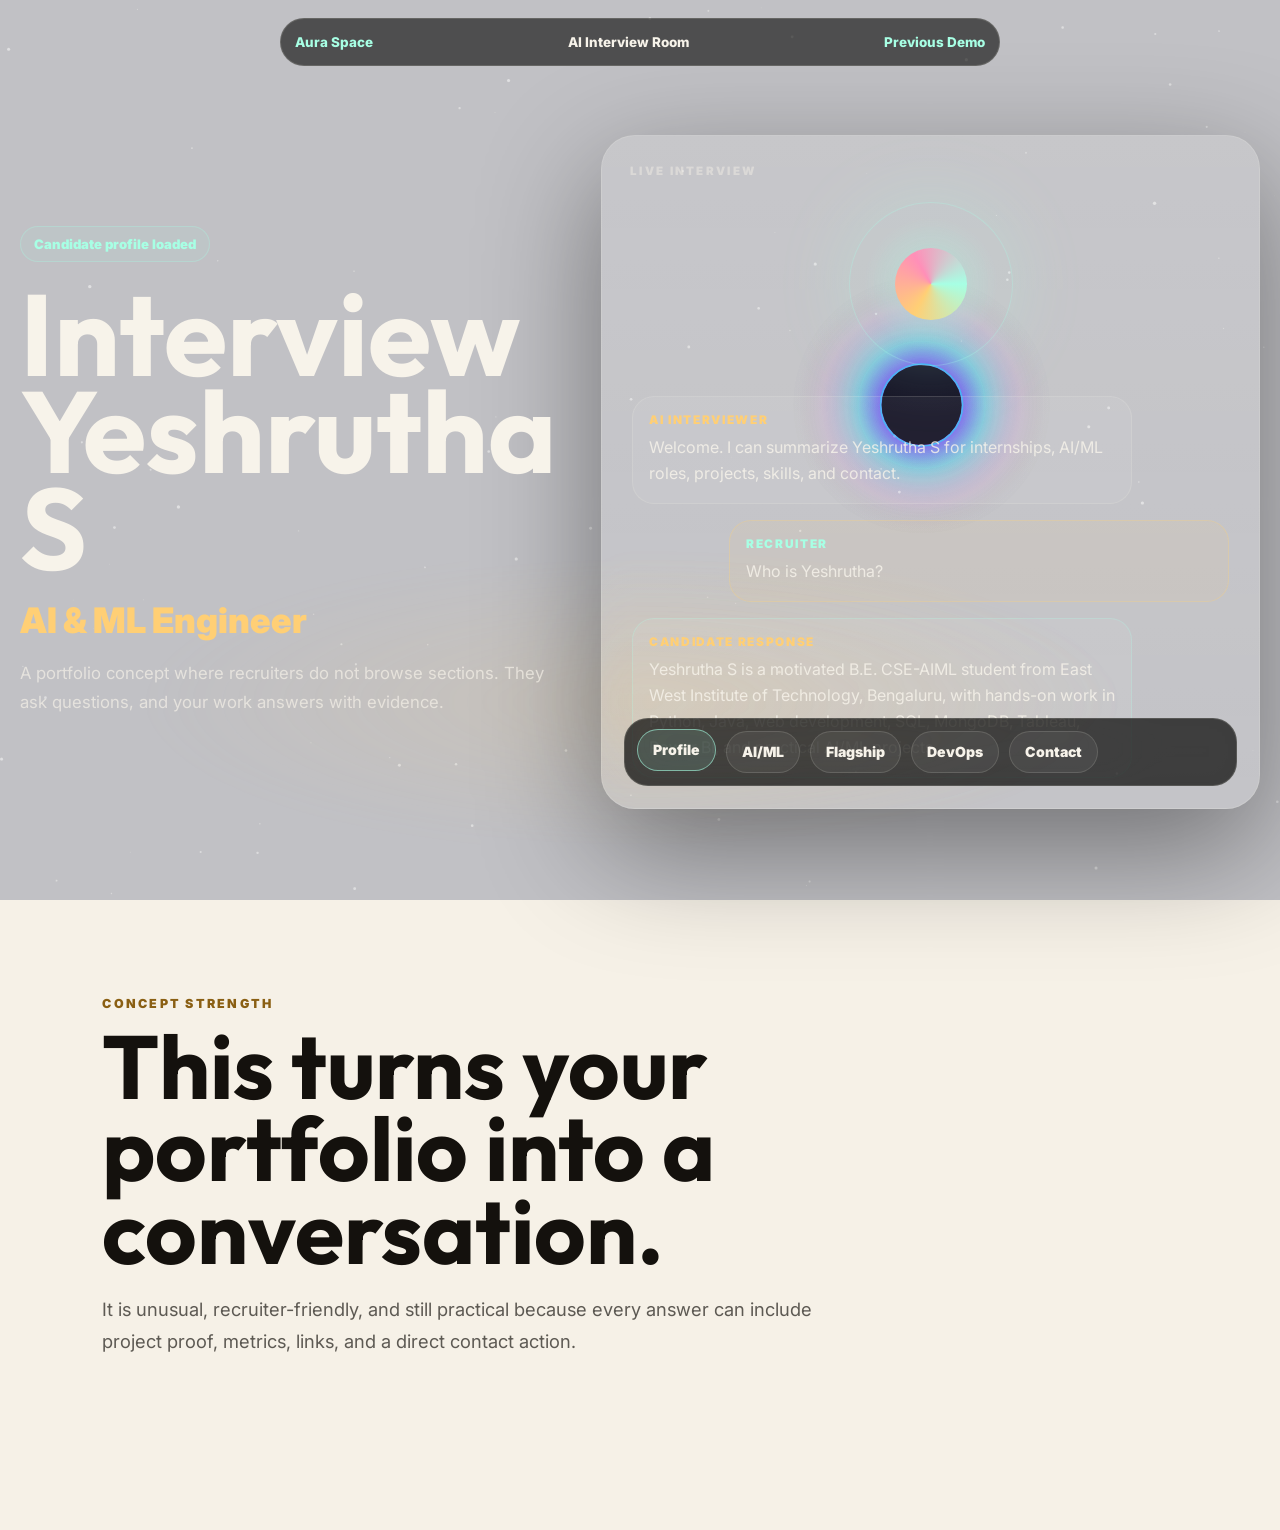
<file: ai-interview-room.html>
<!DOCTYPE html>
<html lang="en">
<head>
    <meta charset="UTF-8">
    <meta name="viewport" content="width=device-width, initial-scale=1.0">
    <title>Yeshrutha S | AI Interview Room Demo</title>
    <link rel="preconnect" href="https://fonts.googleapis.com">
    <link rel="preconnect" href="https://fonts.gstatic.com" crossorigin>
    <link href="https://fonts.googleapis.com/css2?family=Inter:wght@400;500;600;700;800&family=Outfit:wght@600;700;800&display=swap" rel="stylesheet">
    <link rel="stylesheet" href="ai-interview-room.css">
    <style>
        #galaxy-canvas {
            position: fixed;
            top: 0;
            left: 0;
            width: 100%;
            height: 100%;
            z-index: -1;
            pointer-events: none;
        }
        body {
            background: transparent !important;
        }
    </style>
</head>
<body>
    <canvas id="galaxy-canvas"></canvas>
    <main class="room">
        <nav class="room-nav">
            <a href="index.html">Aura Space</a>
            <span>AI Interview Room</span>
            <a href="cinematic-liquid-review.html">Previous Demo</a>
        </nav>

        <section class="interview-stage">
            <div class="candidate">
                <p class="availability">Candidate profile loaded</p>
                <h1>Interview<br>Yeshrutha S</h1>
                <p class="role">AI & ML Engineer</p>
                <p class="intro">A portfolio concept where recruiters do not browse sections. They ask questions, and your work answers with evidence.</p>
            </div>

            <section class="conversation" aria-label="AI interview conversation">
                <div class="ai-orb" aria-hidden="true">
                    <span></span>
                </div>

                <div class="transcript" id="transcript">
                    <article class="message ai">
                        <span>AI Interviewer</span>
                        <p>Welcome. I can summarize Yeshrutha S for internships, AI/ML roles, projects, skills, and contact.</p>
                    </article>
                    <article class="message human">
                        <span>Recruiter</span>
                        <p id="question-text">Who is Yeshrutha?</p>
                    </article>
                    <article class="message ai answer">
                        <span>Candidate Response</span>
                        <p id="answer-text">Yeshrutha S is a motivated B.E. CSE-AIML student from East West Institute of Technology, Bengaluru, with hands-on work in Python, Java, web development, SQL, MongoDB, Tableau, Power BI, and practical AI/ML projects.</p>
                    </article>
                </div>

                <div class="prompt-strip" aria-label="Interview prompts">
                    <button data-question="Who is Yeshrutha?" data-answer="Yeshrutha S is a motivated B.E. CSE-AIML student from East West Institute of Technology, Bengaluru, with hands-on work in Python, Java, web development, SQL, MongoDB, Tableau, Power BI, and practical AI/ML projects.">Profile</button>
                    <button data-question="What AI/ML work has she built?" data-answer="She built AttendX, a real-time face recognition attendance system using OpenCV and deep learning with around 95% recognition accuracy for 50+ users. She also built Laptop Buddy, a predictive maintenance assistant that analyzes telemetry to detect overheating and battery degradation risks.">AI/ML</button>
                    <button data-question="What is her strongest project?" data-answer="G-care is a strong flagship project: an elder-care monitoring platform with caregiver, guardian, and doctor portals, live vitals, medication tracking, SOS alerts, multilingual voice reminders, smartwatch simulation, reports, React, Zustand, Recharts, Tailwind CSS, and a Node.js API.">Flagship</button>
                    <button data-question="Does she understand DevOps?" data-answer="Yes. RapidOps shows containerized Java and Python applications, Jenkins CI/CD, Docker, Kubernetes manifests, Prometheus and Grafana observability, SonarQube quality checks, and deployment documentation.">DevOps</button>
                    <button data-question="How can we contact her?" data-answer="Email: yeshruthagowda@gmail.com. Phone: +91 8660206161. LinkedIn: linkedin.com/in/yeshrutha-s-181463298. GitHub: github.com/yeshrutha.">Contact</button>
                </div>
            </section>
        </section>

        <section class="concept-note">
            <p>Concept Strength</p>
            <h2>This turns your portfolio into a conversation.</h2>
            <span>It is unusual, recruiter-friendly, and still practical because every answer can include project proof, metrics, links, and a direct contact action.</span>
        </section>
    </main>

    <script>
        const questionText = document.getElementById('question-text');
        const answerText = document.getElementById('answer-text');
        const buttons = document.querySelectorAll('.prompt-strip button');

        buttons.forEach((button) => {
            button.addEventListener('click', () => {
                buttons.forEach((item) => item.classList.remove('active'));
                button.classList.add('active');
                questionText.textContent = button.dataset.question;
                answerText.textContent = button.dataset.answer;
                answerText.animate(
                    [
                        { opacity: 0, transform: 'translateY(10px)' },
                        { opacity: 1, transform: 'translateY(0)' }
                    ],
                    { duration: 280, easing: 'ease-out' }
                );
            });
        });

        buttons[0].classList.add('active');
    </script>
    <script src="script.js?v=1.1.5"></script>
</body>
</html>
</file>
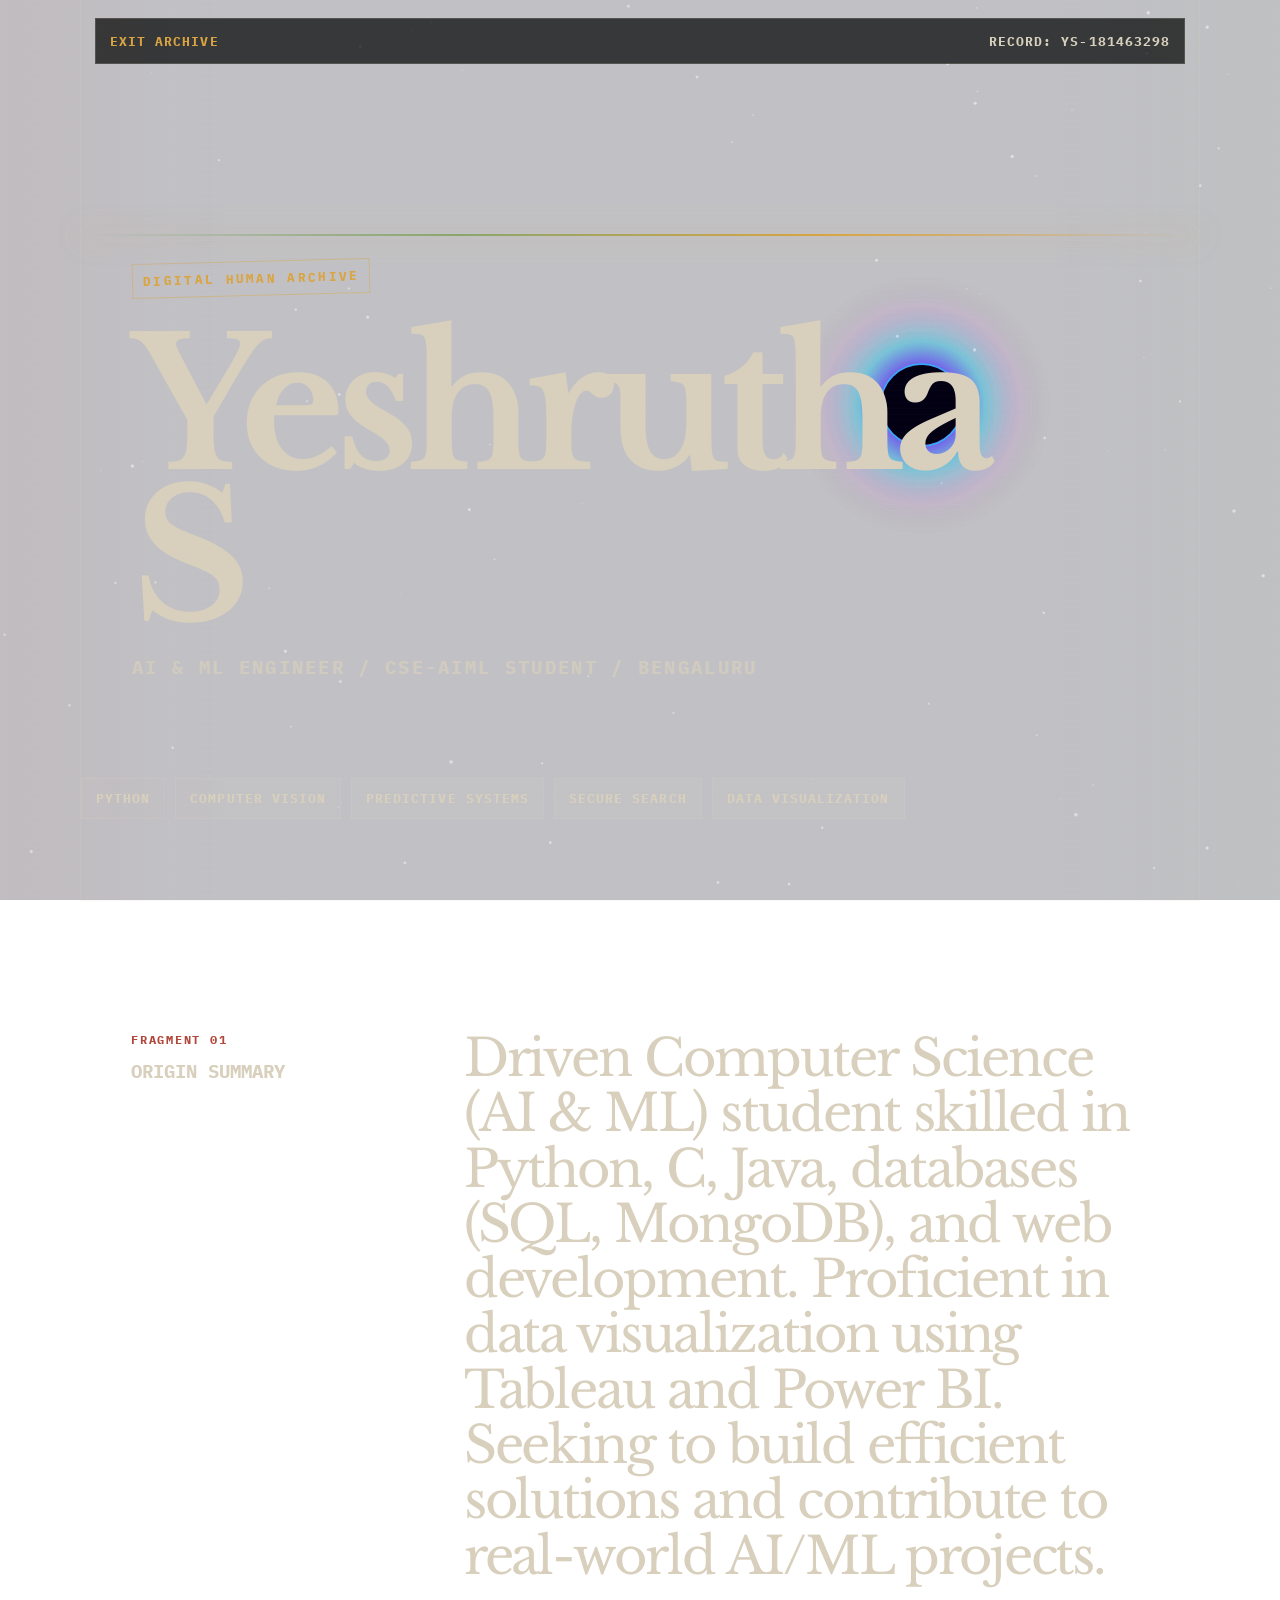
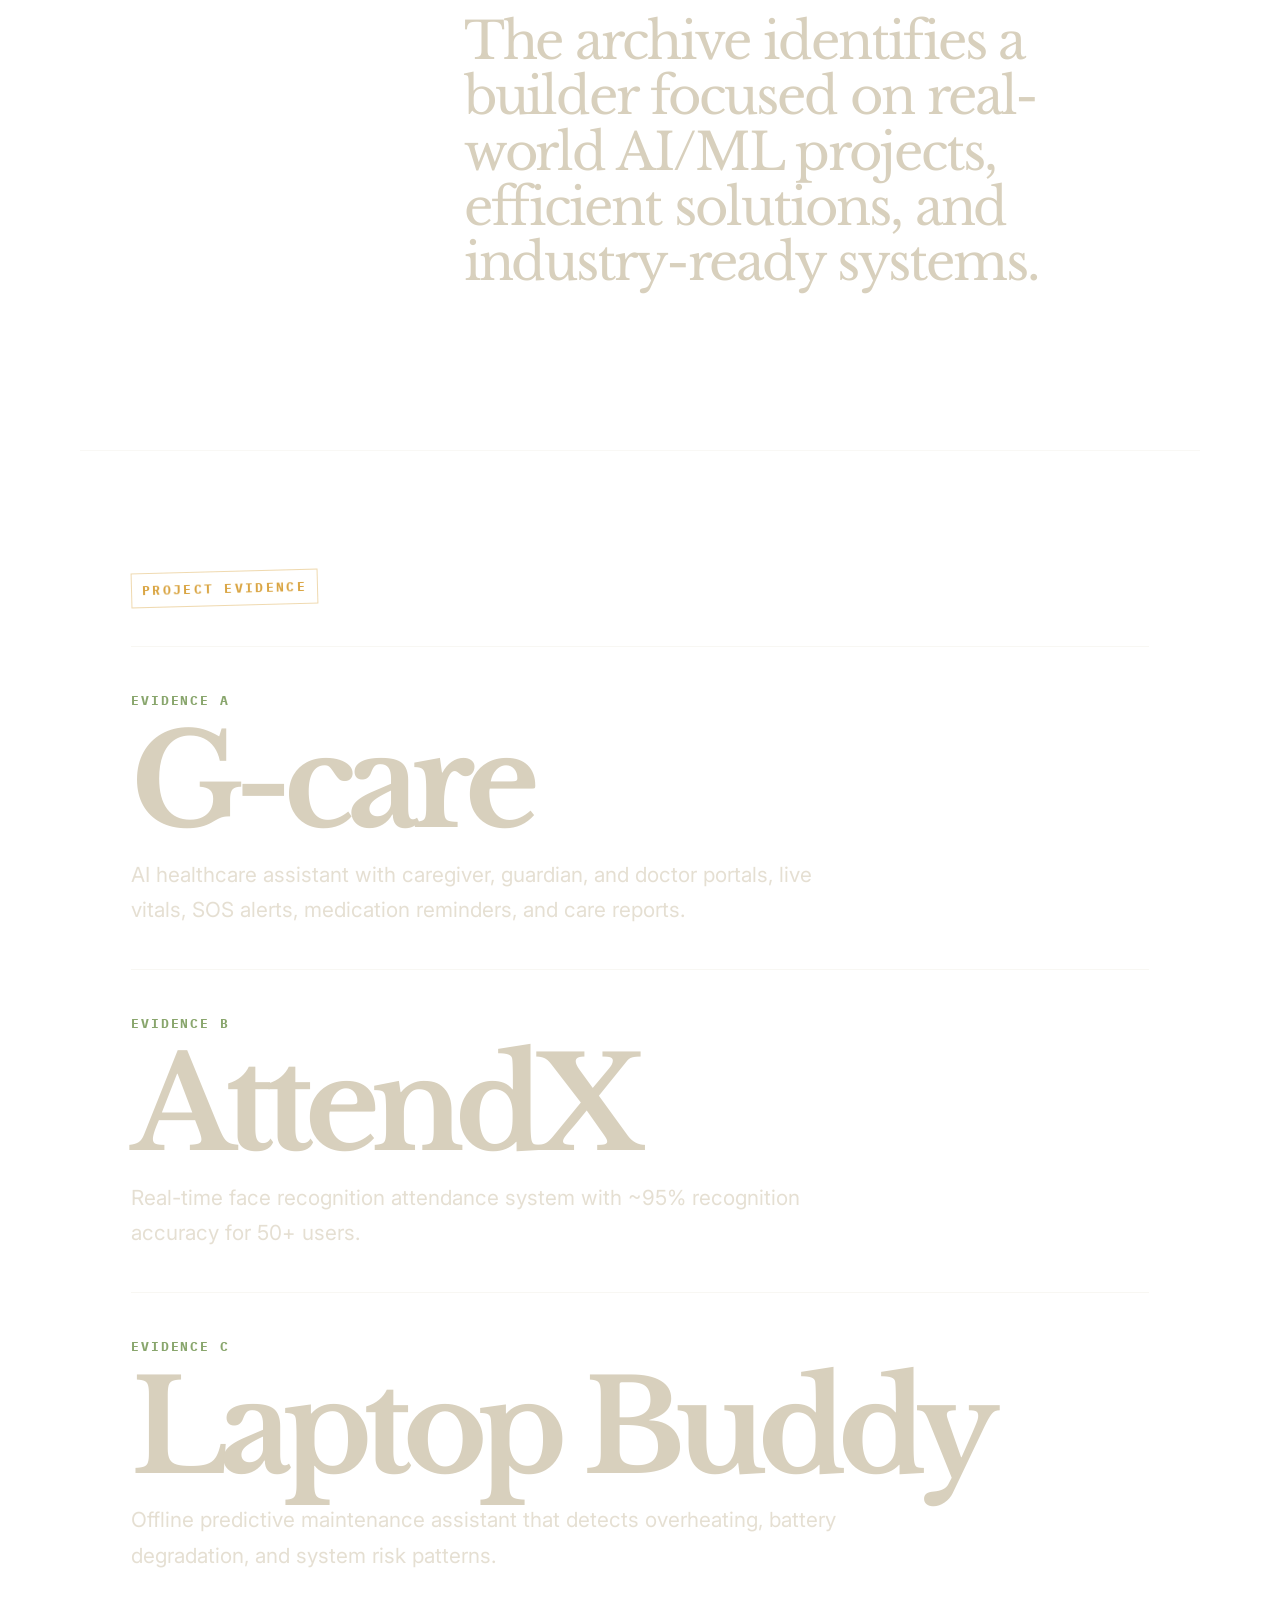
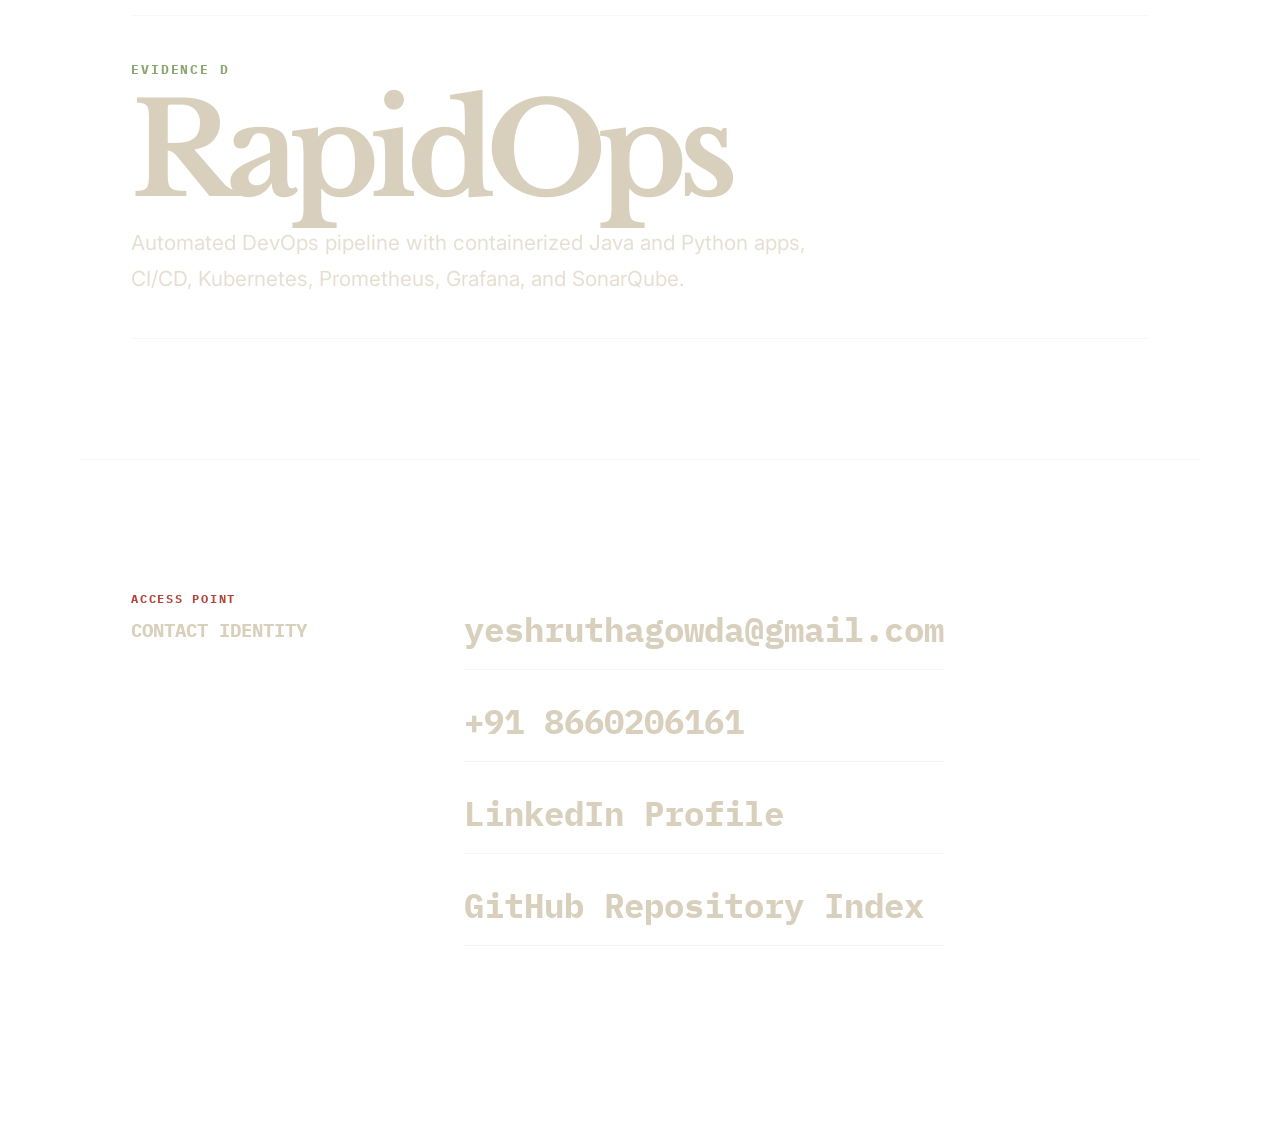
<file: archive-demo.html>
<!DOCTYPE html>
<html lang="en">
<head>
    <meta charset="UTF-8">
    <meta name="viewport" content="width=device-width, initial-scale=1.0">
    <title>Yeshrutha S | Digital Human Archive Demo</title>
    <link rel="preconnect" href="https://fonts.googleapis.com">
    <link rel="preconnect" href="https://fonts.gstatic.com" crossorigin>
    <link href="https://fonts.googleapis.com/css2?family=IBM+Plex+Mono:wght@500;600;700&family=Inter:wght@400;500;600;700;800&family=Libre+Baskerville:wght@700&display=swap" rel="stylesheet">
    <link rel="stylesheet" href="archive-demo.css">
    <style>
        #galaxy-canvas {
            position: fixed;
            top: 0;
            left: 0;
            width: 100%;
            height: 100%;
            z-index: -1;
            pointer-events: none;
        }
        body {
            background: transparent !important;
        }
    </style>
</head>
<body>
    <canvas id="galaxy-canvas"></canvas>
    <main class="archive">
        <nav class="archive-nav">
            <a href="index.html">Exit Archive</a>
            <span>Record: YS-181463298</span>
        </nav>

        <section class="archive-cover">
            <p class="stamp">Digital Human Archive</p>
            <h1>Yeshrutha S</h1>
            <p class="designation">AI & ML Engineer / CSE-AIML Student / Bengaluru</p>
            <div class="scanline" aria-hidden="true"></div>
            <div class="identity-strip" aria-label="Identity fragments">
                <span>Python</span>
                <span>Computer Vision</span>
                <span>Predictive Systems</span>
                <span>Secure Search</span>
                <span>Data Visualization</span>
            </div>
        </section>

        <section class="archive-record">
            <aside class="record-label">
                <span>Fragment 01</span>
                <strong>Origin Summary</strong>
            </aside>
            <article class="record-body">
                <p>Driven Computer Science (AI & ML) student skilled in Python, C, Java, databases (SQL, MongoDB), and web development. Proficient in data visualization using Tableau and Power BI. Seeking to build efficient solutions and contribute to real-world AI/ML projects.</p>
                <p>The archive identifies a builder focused on real-world AI/ML projects, efficient solutions, and industry-ready systems.</p>
            </article>
        </section>

        <section class="evidence-stream">
            <p class="stamp">Project Evidence</p>
            <article class="evidence-item">
                <span>Evidence A</span>
                <h2>G-care</h2>
                <p>AI healthcare assistant with caregiver, guardian, and doctor portals, live vitals, SOS alerts, medication reminders, and care reports.</p>
            </article>
            <article class="evidence-item">
                <span>Evidence B</span>
                <h2>AttendX</h2>
                <p>Real-time face recognition attendance system with ~95% recognition accuracy for 50+ users.</p>
            </article>
            <article class="evidence-item">
                <span>Evidence C</span>
                <h2>Laptop Buddy</h2>
                <p>Offline predictive maintenance assistant that detects overheating, battery degradation, and system risk patterns.</p>
            </article>
            <article class="evidence-item">
                <span>Evidence D</span>
                <h2>RapidOps</h2>
                <p>Automated DevOps pipeline with containerized Java and Python apps, CI/CD, Kubernetes, Prometheus, Grafana, and SonarQube.</p>
            </article>
        </section>

        <section class="archive-record closing">
            <aside class="record-label">
                <span>Access Point</span>
                <strong>Contact Identity</strong>
            </aside>
            <article class="record-body">
                <a href="mailto:yeshruthagowda@gmail.com">yeshruthagowda@gmail.com</a>
                <a href="tel:+918660206161">+91 8660206161</a>
                <a href="https://www.linkedin.com/in/yeshrutha-s-181463298">LinkedIn Profile</a>
                <a href="https://github.com/yeshrutha">GitHub Repository Index</a>
            </article>
        </section>
    </main>
    <script src="script.js?v=1.1.5"></script>
</body>
</html>
</file>
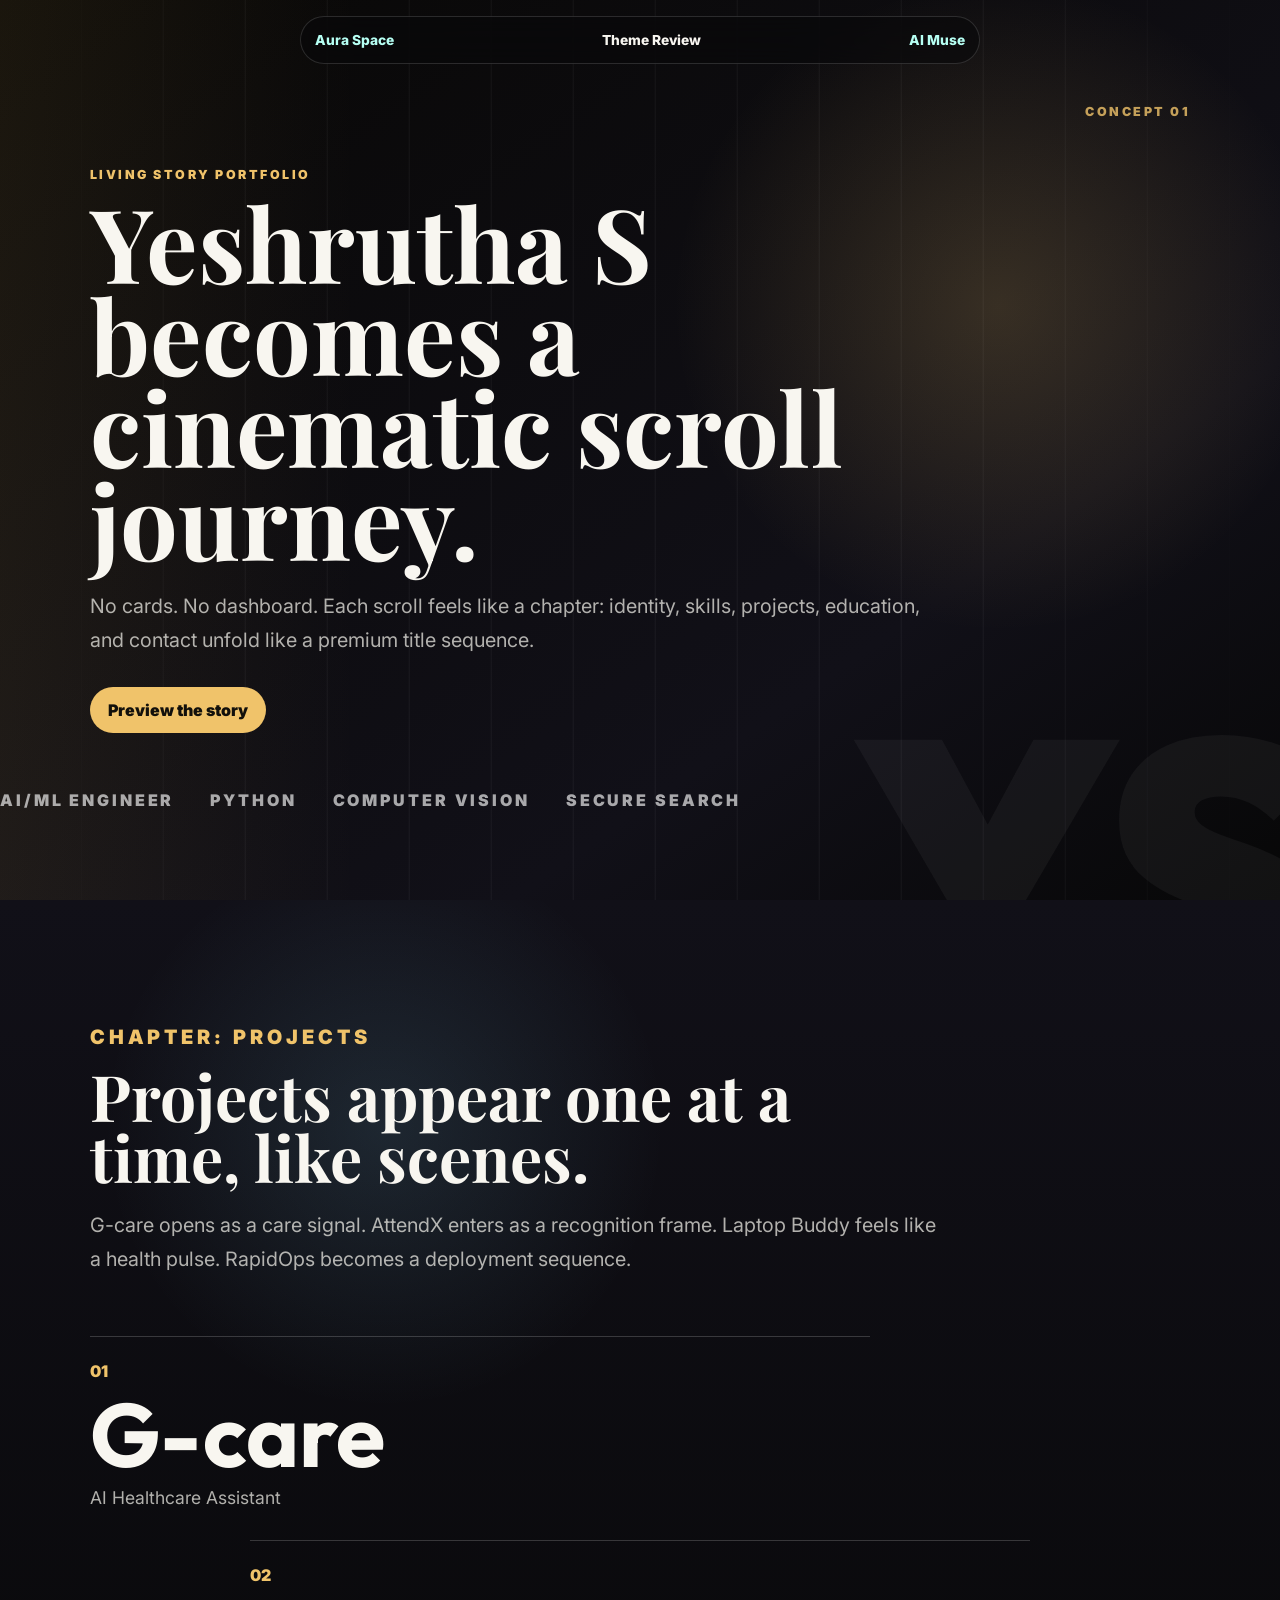
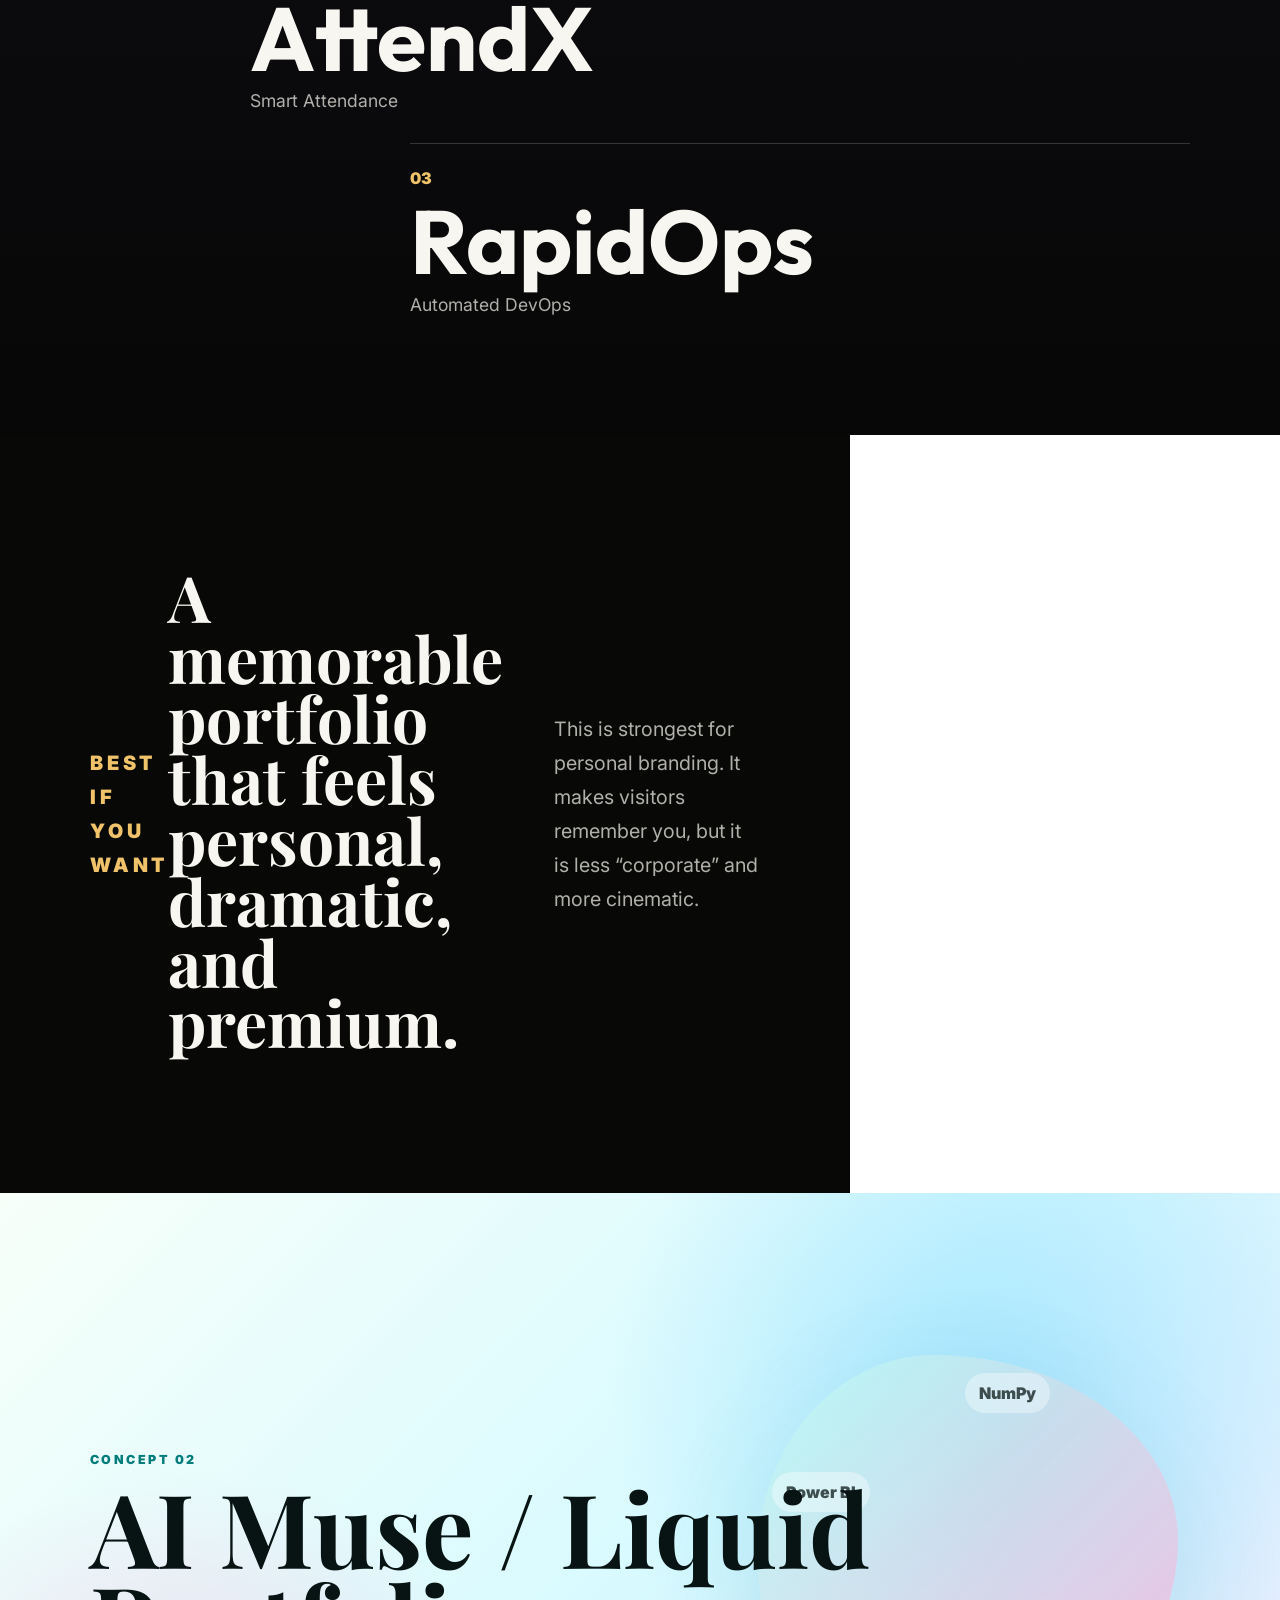
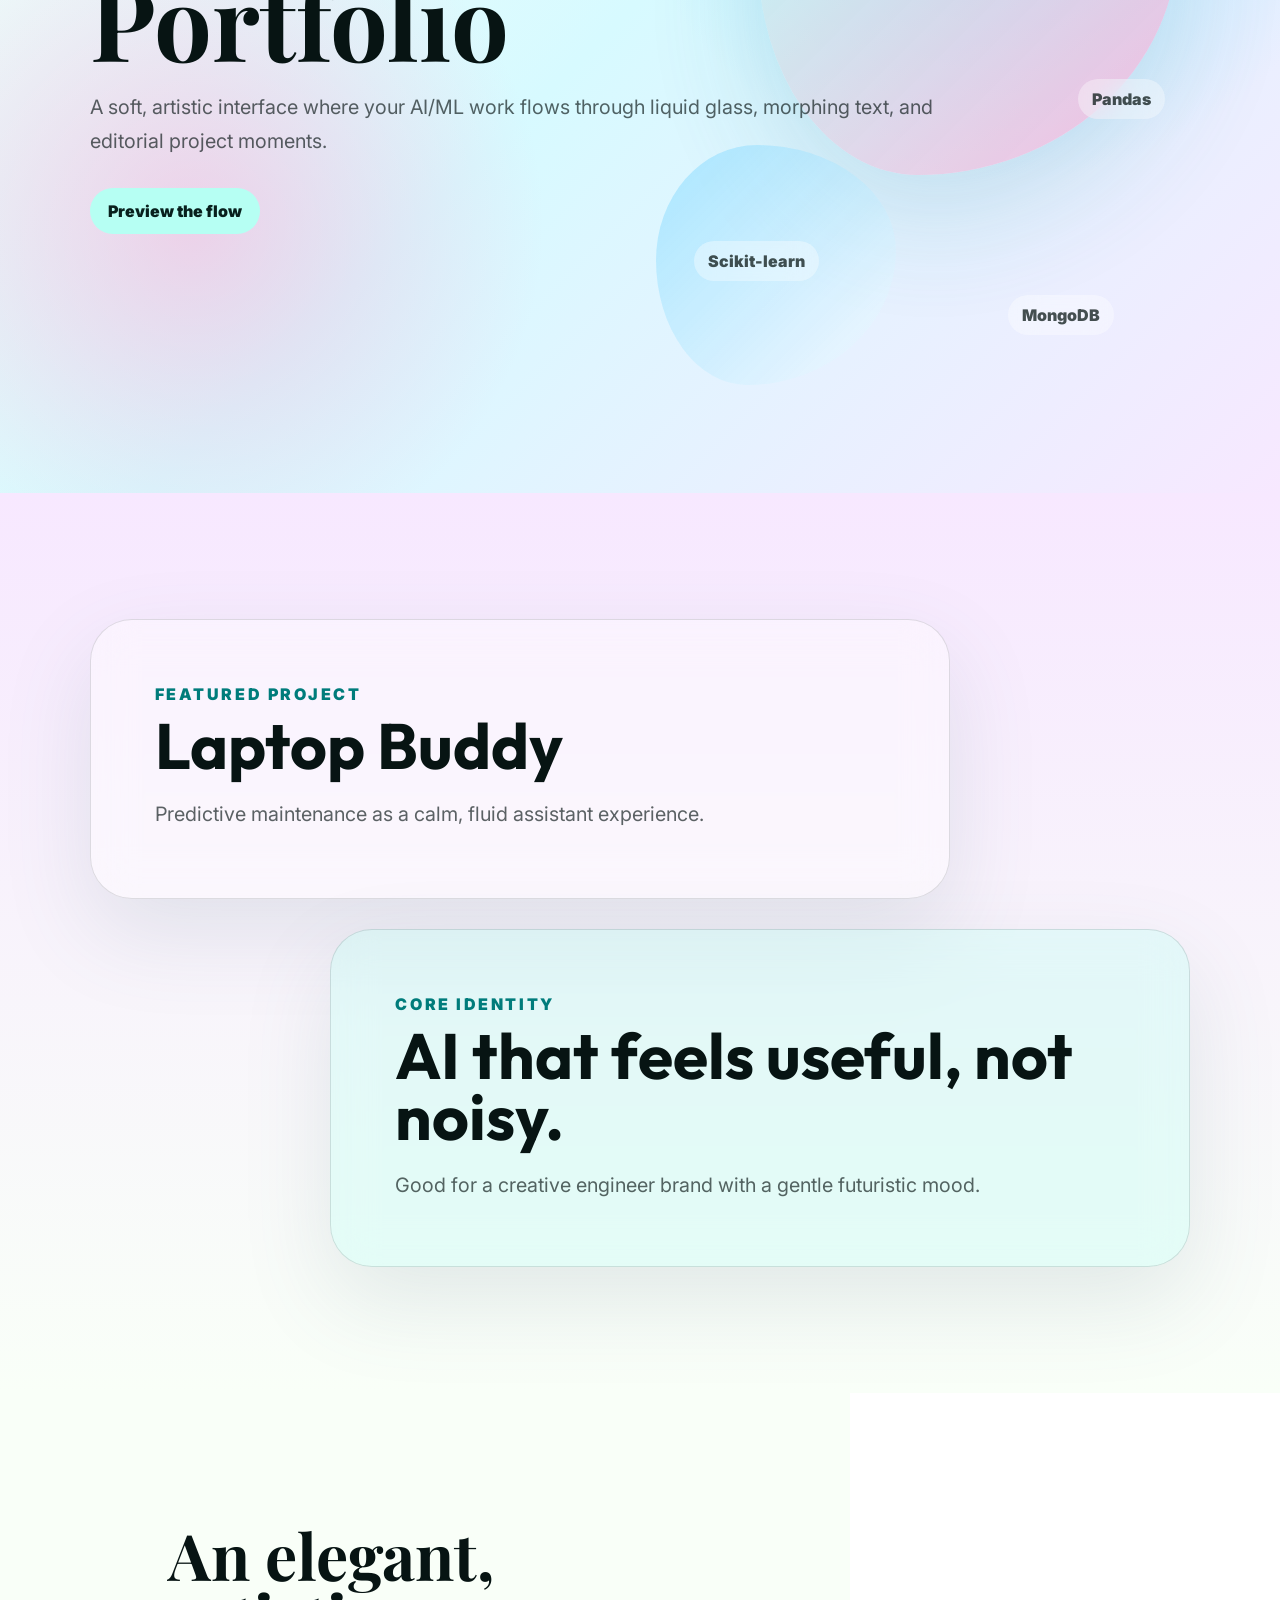
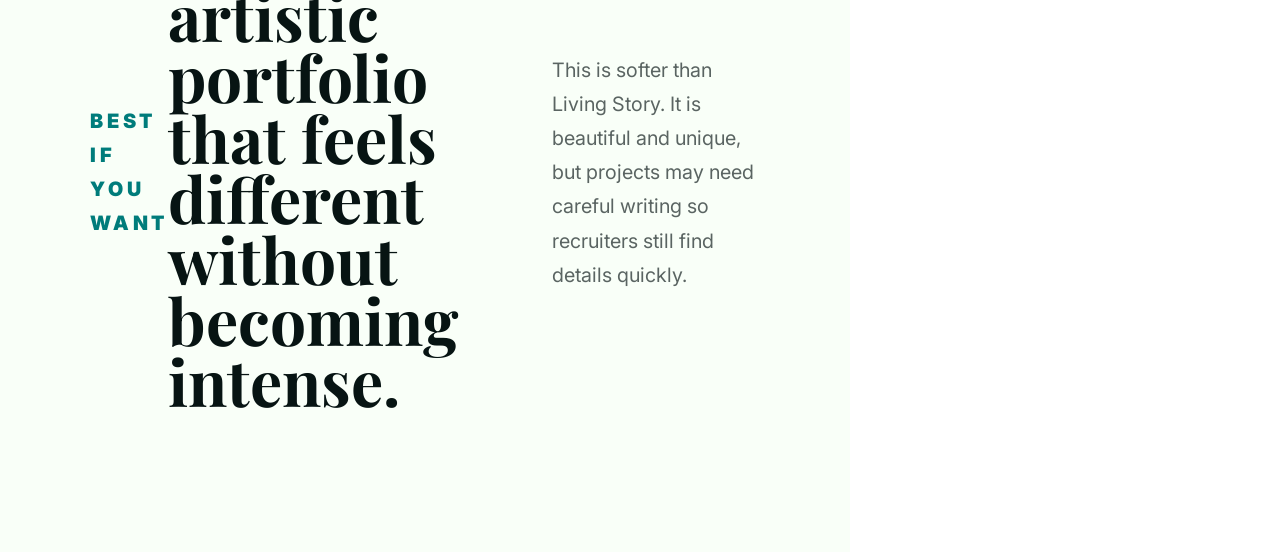
<file: cinematic-liquid-review.html>
<!DOCTYPE html>
<html lang="en">
<head>
    <meta charset="UTF-8">
    <meta name="viewport" content="width=device-width, initial-scale=1.0">
    <title>Yeshrutha S | Cinematic Theme Review</title>
    <link rel="preconnect" href="https://fonts.googleapis.com">
    <link rel="preconnect" href="https://fonts.gstatic.com" crossorigin>
    <link href="https://fonts.googleapis.com/css2?family=Inter:wght@400;500;600;700;800&family=Outfit:wght@600;700;800&family=Playfair+Display:wght@700;800&display=swap" rel="stylesheet">
    <link rel="stylesheet" href="cinematic-liquid-review.css">
    <style>
        #galaxy-canvas {
            position: fixed;
            top: 0;
            left: 0;
            width: 100%;
            height: 100%;
            z-index: -1;
            pointer-events: none;
        }
        body {
            background: transparent !important;
        }
    </style>
</head>
<body>
    <canvas id="galaxy-canvas"></canvas>
    <nav class="review-nav">
        <a href="index.html">Aura Space</a>
        <span>Theme Review</span>
        <a href="#liquid">AI Muse</a>
    </nav>

    <main>
        <section class="story-scene" id="story">
            <div class="scene-number">Concept 01</div>
            <div class="story-copy">
                <p class="kicker">Living Story Portfolio</p>
                <h1>Yeshrutha S becomes a cinematic scroll journey.</h1>
                <p class="lead">No cards. No dashboard. Each scroll feels like a chapter: identity, skills, projects, education, and contact unfold like a premium title sequence.</p>
                <a class="scene-action" href="#story-projects">Preview the story</a>
            </div>
            <div class="title-ghost" aria-hidden="true">YS</div>
            <div class="story-ribbon" aria-hidden="true">
                <span>AI/ML Engineer</span>
                <span>Python</span>
                <span>Computer Vision</span>
                <span>Secure Search</span>
            </div>
        </section>

        <section class="chapter" id="story-projects">
            <div class="chapter-copy">
                <p class="kicker">Chapter: Projects</p>
                <h2>Projects appear one at a time, like scenes.</h2>
                <p>G-care opens as a care signal. AttendX enters as a recognition frame. Laptop Buddy feels like a health pulse. RapidOps becomes a deployment sequence.</p>
            </div>
            <div class="project-stage" aria-label="Living Story project preview">
                <article>
                    <span>01</span>
                    <h3>G-care</h3>
                    <p>AI Healthcare Assistant</p>
                </article>
                <article>
                    <span>02</span>
                    <h3>AttendX</h3>
                    <p>Smart Attendance</p>
                </article>
                <article>
                    <span>03</span>
                    <h3>RapidOps</h3>
                    <p>Automated DevOps</p>
                </article>
            </div>
        </section>

        <section class="verdict story-verdict">
            <p class="kicker">Best if you want</p>
            <h2>A memorable portfolio that feels personal, dramatic, and premium.</h2>
            <p>This is strongest for personal branding. It makes visitors remember you, but it is less “corporate” and more cinematic.</p>
        </section>

        <section class="liquid-scene" id="liquid">
            <div class="liquid-orb one"></div>
            <div class="liquid-orb two"></div>
            <div class="liquid-copy">
                <p class="kicker">Concept 02</p>
                <h1>AI Muse / Liquid Portfolio</h1>
                <p class="lead">A soft, artistic interface where your AI/ML work flows through liquid glass, morphing text, and editorial project moments.</p>
                <a class="scene-action light" href="#liquid-flow">Preview the flow</a>
            </div>
            <div class="liquid-words" aria-hidden="true">
                <span>NumPy</span>
                <span>Pandas</span>
                <span>Scikit-learn</span>
                <span>Power BI</span>
                <span>MongoDB</span>
            </div>
        </section>

        <section class="liquid-flow" id="liquid-flow">
            <div class="liquid-panel">
                <p>Featured Project</p>
                <h2>Laptop Buddy</h2>
                <span>Predictive maintenance as a calm, fluid assistant experience.</span>
            </div>
            <div class="liquid-panel soft">
                <p>Core Identity</p>
                <h2>AI that feels useful, not noisy.</h2>
                <span>Good for a creative engineer brand with a gentle futuristic mood.</span>
            </div>
        </section>

        <section class="verdict liquid-verdict">
            <p class="kicker">Best if you want</p>
            <h2>An elegant, artistic portfolio that feels different without becoming intense.</h2>
            <p>This is softer than Living Story. It is beautiful and unique, but projects may need careful writing so recruiters still find details quickly.</p>
        </section>
    </main>
    <script src="script.js?v=1.1.5"></script>
</body>
</html>
</file>
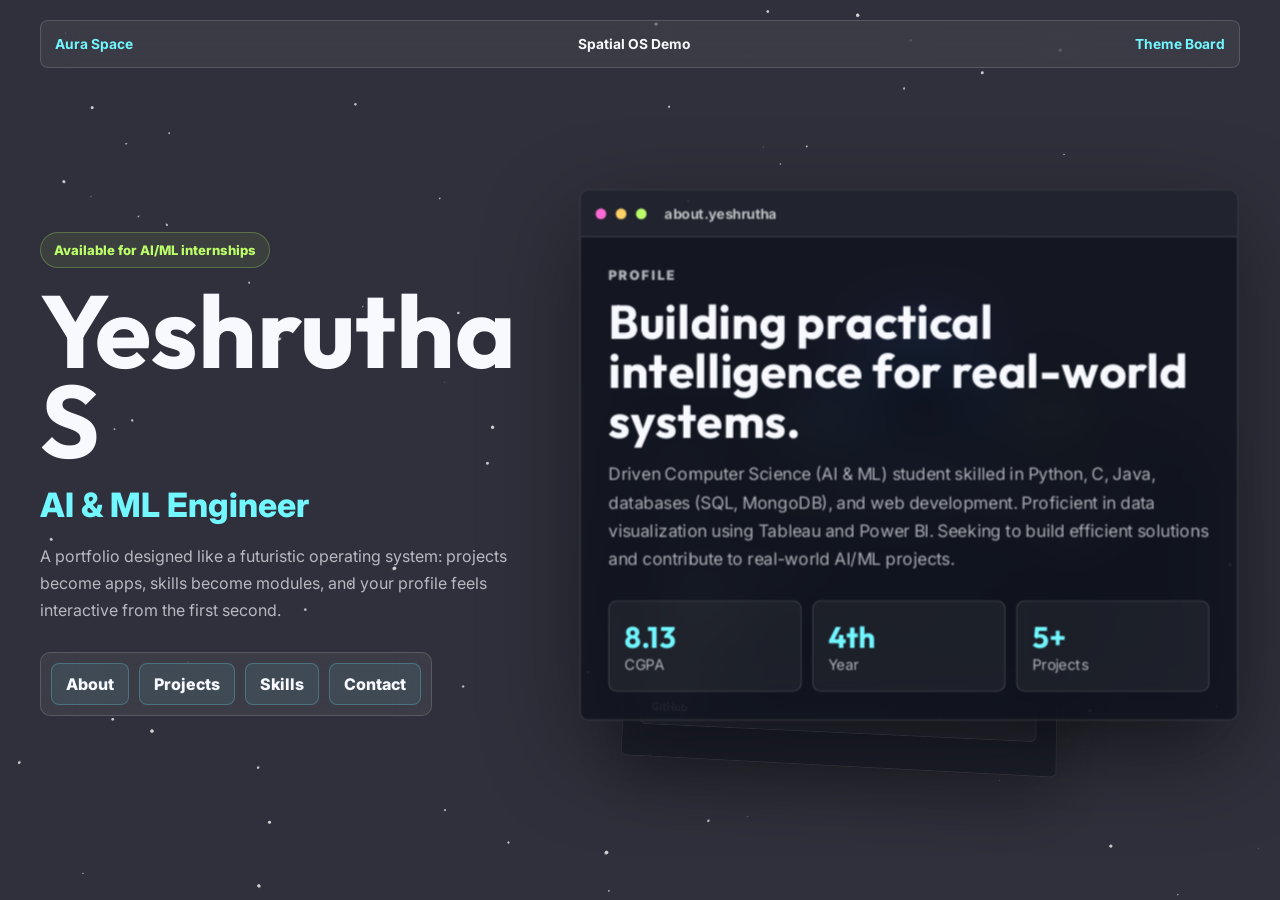
<file: spatial-os-demo.html>
<!DOCTYPE html>
<html lang="en">
<head>
    <meta charset="UTF-8">
    <meta name="viewport" content="width=device-width, initial-scale=1.0">
    <title>Yeshrutha S | Spatial OS Demo</title>
    <link rel="preconnect" href="https://fonts.googleapis.com">
    <link rel="preconnect" href="https://fonts.gstatic.com" crossorigin>
    <link href="https://fonts.googleapis.com/css2?family=Inter:wght@400;500;600;700;800&family=Outfit:wght@600;700;800&display=swap" rel="stylesheet">
    <link rel="stylesheet" href="spatial-os-demo.css">
    <style>
        #galaxy-canvas {
            position: fixed;
            top: 0;
            left: 0;
            width: 100%;
            height: 100%;
            z-index: -1;
            pointer-events: none;
        }
        body {
            background: transparent !important;
        }
    </style>
</head>
<body>
    <canvas id="galaxy-canvas"></canvas>
    <main class="os">
        <nav class="topbar" aria-label="Demo navigation">
            <a href="index.html">Aura Space</a>
            <span>Spatial OS Demo</span>
            <a href="theme-demos.html">Theme Board</a>
        </nav>

        <section class="desktop" aria-label="Spatial OS portfolio preview">
            <div class="identity">
                <p class="status">Available for AI/ML internships</p>
                <h1>Yeshrutha S</h1>
                <p class="role">AI & ML Engineer</p>
                <p class="summary">A portfolio designed like a futuristic operating system: projects become apps, skills become modules, and your profile feels interactive from the first second.</p>
                <div class="dock">
                    <button data-window="about">About</button>
                    <button data-window="projects">Projects</button>
                    <button data-window="skills">Skills</button>
                    <button data-window="contact">Contact</button>
                </div>
            </div>

            <div class="window-stack">
                <article class="os-window active" id="about">
                    <header>
                        <span></span><span></span><span></span>
                        <strong>about.yeshrutha</strong>
                    </header>
                    <div class="window-body about-body">
                        <div>
                            <p class="label">Profile</p>
                            <h2>Building practical intelligence for real-world systems.</h2>
                            <p>Driven Computer Science (AI & ML) student skilled in Python, C, Java, databases (SQL, MongoDB), and web development. Proficient in data visualization using Tableau and Power BI. Seeking to build efficient solutions and contribute to real-world AI/ML projects.</p>
                        </div>
                        <div class="metric-grid">
                            <span><b>8.13</b> CGPA</span>
                            <span><b>4th</b> Year</span>
                            <span><b>5+</b> Projects</span>
                        </div>
                    </div>
                </article>

                <article class="os-window" id="projects">
                    <header>
                        <span></span><span></span><span></span>
                        <strong>projects.launcher</strong>
                    </header>
                    <div class="window-body project-body">
                        <div class="project-app gcare">
                            <b>G-care</b>
                            <small>AI Healthcare Assistant</small>
                        </div>
                        <div class="project-app attendx">
                            <b>AttendX</b>
                            <small>Face Recognition Attendance</small>
                        </div>
                        <div class="project-app laptop">
                            <b>Laptop Buddy</b>
                            <small>Predictive Maintenance</small>
                        </div>
                        <div class="project-app rapid">
                            <b>RapidOps</b>
                            <small>DevOps Automation</small>
                        </div>
                    </div>
                </article>

                <article class="os-window" id="skills">
                    <header>
                        <span></span><span></span><span></span>
                        <strong>skills.matrix</strong>
                    </header>
                    <div class="window-body skills-body">
                        <span>Python</span>
                        <span>NumPy</span>
                        <span>Pandas</span>
                        <span>Scikit-learn</span>
                        <span>OpenCV</span>
                        <span>Java</span>
                        <span>SQL</span>
                        <span>MongoDB</span>
                        <span>Tableau</span>
                        <span>Power BI</span>
                    </div>
                </article>

                <article class="os-window" id="contact">
                    <header>
                        <span></span><span></span><span></span>
                        <strong>contact.link</strong>
                    </header>
                    <div class="window-body contact-body">
                        <a href="mailto:yeshruthagowda@gmail.com">yeshruthagowda@gmail.com</a>
                        <a href="tel:+918660206161">+91 8660206161</a>
                        <a href="https://www.linkedin.com/in/yeshrutha-s-181463298">LinkedIn</a>
                        <a href="https://github.com/yeshrutha">GitHub</a>
                    </div>
                </article>
            </div>
        </section>
    </main>

    <script>
        const buttons = document.querySelectorAll('.dock button');
        const windows = document.querySelectorAll('.os-window');

        buttons.forEach((button) => {
            button.addEventListener('click', () => {
                windows.forEach((win) => win.classList.remove('active'));
                document.getElementById(button.dataset.window).classList.add('active');
            });
        });
    </script>
    <script src="script.js?v=1.1.5"></script>
</body>
</html>
</file>
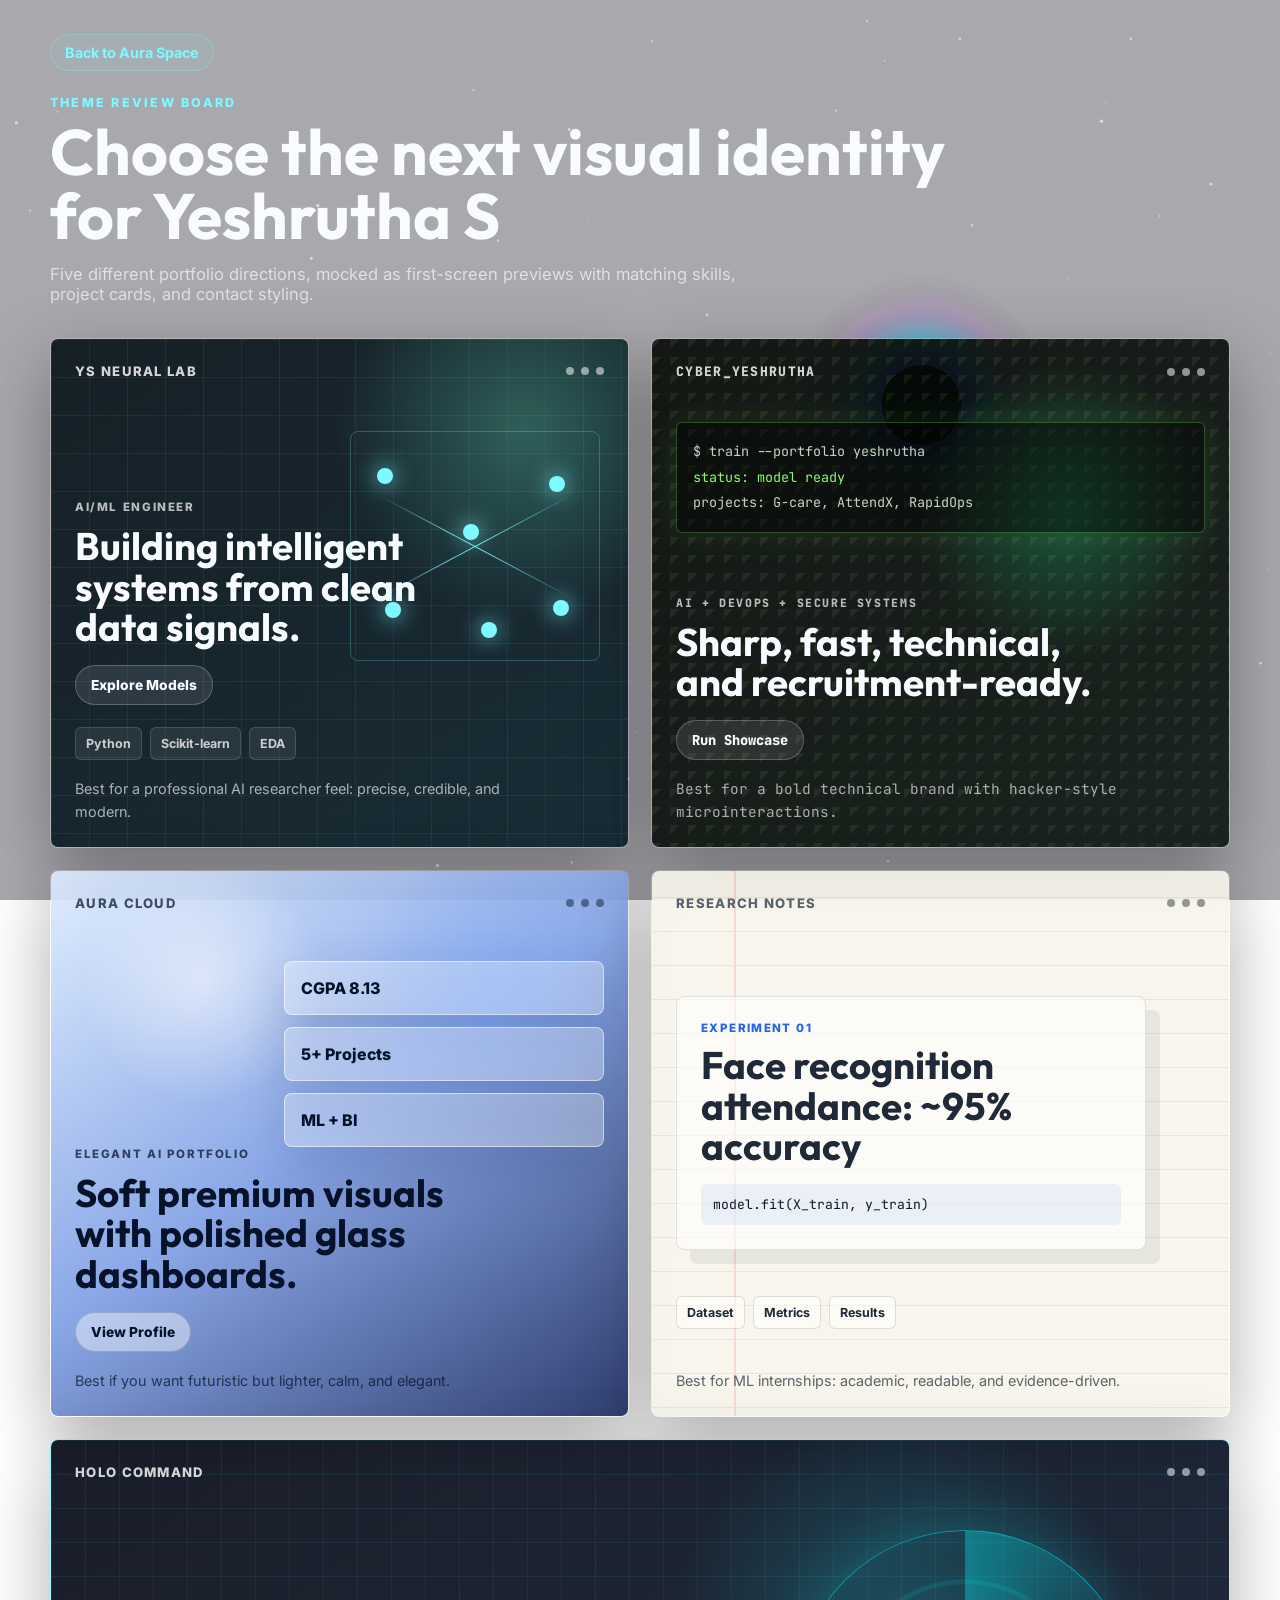
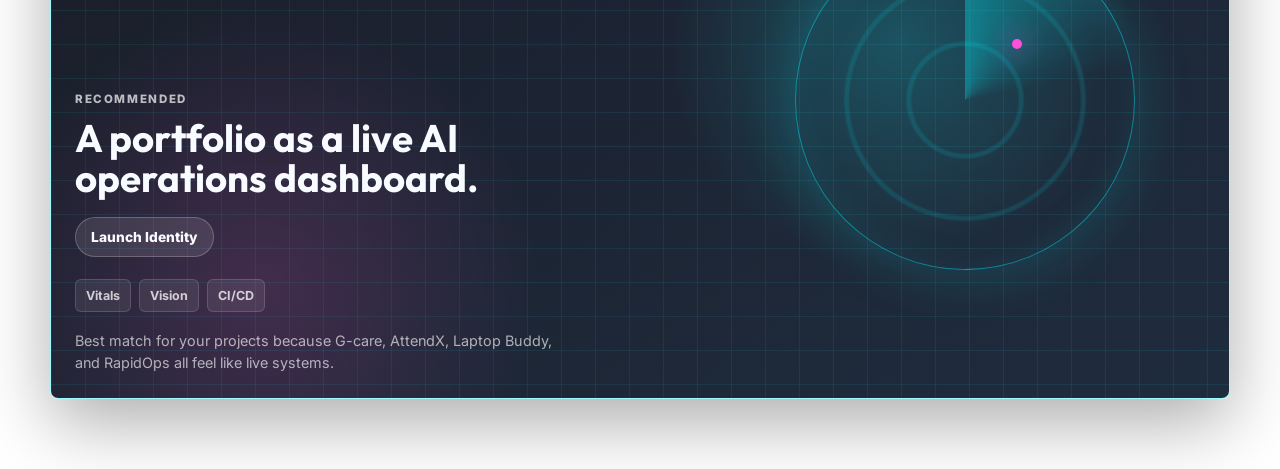
<file: theme-demos.html>
<!DOCTYPE html>
<html lang="en">
<head>
    <meta charset="UTF-8">
    <meta name="viewport" content="width=device-width, initial-scale=1.0">
    <title>Yeshrutha S | Portfolio Theme Demos</title>
    <link rel="preconnect" href="https://fonts.googleapis.com">
    <link rel="preconnect" href="https://fonts.gstatic.com" crossorigin>
    <link href="https://fonts.googleapis.com/css2?family=Inter:wght@400;500;600;700;800&family=JetBrains+Mono:wght@500;700&family=Outfit:wght@500;600;700;800&display=swap" rel="stylesheet">
    <link rel="stylesheet" href="theme-demos.css">
    <style>
        #galaxy-canvas {
            position: fixed;
            top: 0;
            left: 0;
            width: 100%;
            height: 100%;
            z-index: -1;
            pointer-events: none;
        }
        body {
            background: transparent !important;
        }
    </style>
</head>
<body>
    <canvas id="galaxy-canvas"></canvas>
    <main class="demo-shell">
        <header class="demo-header">
            <a href="index.html" class="back-link">Back to Aura Space</a>
            <div>
                <p class="eyebrow">Theme Review Board</p>
                <h1>Choose the next visual identity for Yeshrutha S</h1>
                <p class="intro">Five different portfolio directions, mocked as first-screen previews with matching skills, project cards, and contact styling.</p>
            </div>
        </header>

        <section class="theme-grid" aria-label="Portfolio theme demos">
            <article class="theme-card neural">
                <div class="theme-nav">
                    <span>YS Neural Lab</span>
                    <div><b></b><b></b><b></b></div>
                </div>
                <div class="theme-hero">
                    <p>AI/ML Engineer</p>
                    <h2>Building intelligent systems from clean data signals.</h2>
                    <span class="theme-button">Explore Models</span>
                </div>
                <div class="neural-net" aria-hidden="true">
                    <span></span><span></span><span></span><span></span><span></span><span></span>
                </div>
                <div class="theme-panel-row">
                    <span>Python</span><span>Scikit-learn</span><span>EDA</span>
                </div>
                <p class="theme-note">Best for a professional AI researcher feel: precise, credible, and modern.</p>
            </article>

            <article class="theme-card cyber">
                <div class="theme-nav">
                    <span>CYBER_YESHRUTHA</span>
                    <div><b></b><b></b><b></b></div>
                </div>
                <div class="terminal-window">
                    <p>$ train --portfolio yeshrutha</p>
                    <p class="green">status: model ready</p>
                    <p>projects: G-care, AttendX, RapidOps</p>
                </div>
                <div class="theme-hero">
                    <p>AI + DevOps + Secure Systems</p>
                    <h2>Sharp, fast, technical, and recruitment-ready.</h2>
                    <span class="theme-button">Run Showcase</span>
                </div>
                <p class="theme-note">Best for a bold technical brand with hacker-style microinteractions.</p>
            </article>

            <article class="theme-card glass">
                <div class="theme-nav">
                    <span>Aura Cloud</span>
                    <div><b></b><b></b><b></b></div>
                </div>
                <div class="floating-dashboard">
                    <span>CGPA 8.13</span>
                    <span>5+ Projects</span>
                    <span>ML + BI</span>
                </div>
                <div class="theme-hero">
                    <p>Elegant AI Portfolio</p>
                    <h2>Soft premium visuals with polished glass dashboards.</h2>
                    <span class="theme-button">View Profile</span>
                </div>
                <p class="theme-note">Best if you want futuristic but lighter, calm, and elegant.</p>
            </article>

            <article class="theme-card notebook">
                <div class="theme-nav">
                    <span>Research Notes</span>
                    <div><b></b><b></b><b></b></div>
                </div>
                <div class="paper-stack">
                    <p>Experiment 01</p>
                    <h2>Face recognition attendance: ~95% accuracy</h2>
                    <code>model.fit(X_train, y_train)</code>
                </div>
                <div class="theme-panel-row">
                    <span>Dataset</span><span>Metrics</span><span>Results</span>
                </div>
                <p class="theme-note">Best for ML internships: academic, readable, and evidence-driven.</p>
            </article>

            <article class="theme-card holo featured">
                <div class="theme-nav">
                    <span>Holo Command</span>
                    <div><b></b><b></b><b></b></div>
                </div>
                <div class="radar" aria-hidden="true"><span></span></div>
                <div class="theme-hero">
                    <p>Recommended</p>
                    <h2>A portfolio as a live AI operations dashboard.</h2>
                    <span class="theme-button">Launch Identity</span>
                </div>
                <div class="theme-panel-row">
                    <span>Vitals</span><span>Vision</span><span>CI/CD</span>
                </div>
                <p class="theme-note">Best match for your projects because G-care, AttendX, Laptop Buddy, and RapidOps all feel like live systems.</p>
            </article>
        </section>
    </main>
    <script src="script.js?v=1.1.5"></script>
</body>
</html>
</file>
<file: ai-interview-room.css>
:root {
    --bg: #090908;
    --ink: #f7f3ea;
    --muted: rgba(247, 243, 234, 0.66);
    --amber: #ffcf75;
    --mint: #a7ffe4;
    --rose: #ff8fb8;
    --line: rgba(247, 243, 234, 0.14);
}

* {
    box-sizing: border-box;
    margin: 0;
    padding: 0;
}

body {
    min-height: 100vh;
    background:
        radial-gradient(circle at 50% 0%, rgba(255, 207, 117, 0.18), transparent 34%),
        radial-gradient(circle at 85% 70%, rgba(167, 255, 228, 0.12), transparent 28%),
        linear-gradient(180deg, #14110d 0%, var(--bg) 54%);
    color: var(--ink);
    font-family: Inter, system-ui, sans-serif;
    overflow-x: hidden;
}

.room {
    min-height: 100vh;
}

.room-nav {
    position: fixed;
    top: 18px;
    left: 50%;
    transform: translateX(-50%);
    z-index: 20;
    width: min(720px, calc(100% - 28px));
    min-height: 48px;
    display: flex;
    align-items: center;
    justify-content: space-between;
    gap: 12px;
    padding: 8px 14px;
    border: 1px solid var(--line);
    border-radius: 999px;
    background: rgba(9, 9, 8, 0.62);
    backdrop-filter: blur(18px);
    font-size: 0.84rem;
    font-weight: 800;
}

.room-nav a {
    color: var(--mint);
    text-decoration: none;
}

.interview-stage {
    min-height: 100vh;
    width: min(1240px, calc(100% - 34px));
    margin: 0 auto;
    padding: 112px 0 68px;
    display: flex;
    align-items: center;
    justify-content: space-between;
    gap: 44px;
    position: relative;
}

.interview-stage::before {
    content: "";
    position: absolute;
    left: 8%;
    right: 8%;
    bottom: 5%;
    height: 34%;
    border-radius: 50%;
    background: radial-gradient(ellipse, rgba(255, 207, 117, 0.13), transparent 68%);
    filter: blur(10px);
    pointer-events: none;
}

.candidate {
    flex: 0 1 520px;
    position: relative;
    z-index: 2;
}

.availability {
    width: fit-content;
    border: 1px solid rgba(167, 255, 228, 0.28);
    background: rgba(167, 255, 228, 0.08);
    color: var(--mint);
    border-radius: 999px;
    padding: 9px 13px;
    font-size: 0.82rem;
    font-weight: 900;
    margin-bottom: 24px;
}

h1 {
    font-family: Outfit, Inter, sans-serif;
    font-size: clamp(3.6rem, 9vw, 8.9rem);
    line-height: 0.84;
    letter-spacing: 0;
}

.role {
    color: var(--amber);
    font-size: clamp(1.3rem, 3vw, 2.2rem);
    font-weight: 900;
    margin-top: 22px;
}

.intro {
    color: var(--muted);
    font-size: 1.05rem;
    line-height: 1.75;
    max-width: 540px;
    margin-top: 18px;
}

.conversation {
    flex: 1 1 610px;
    min-height: 630px;
    position: relative;
    border: 1px solid var(--line);
    border-radius: 34px;
    background:
        linear-gradient(180deg, rgba(255, 255, 255, 0.08), rgba(255, 255, 255, 0.035)),
        rgba(255, 255, 255, 0.02);
    box-shadow: 0 40px 120px rgba(0, 0, 0, 0.42);
    overflow: hidden;
    backdrop-filter: blur(20px);
}

.conversation::before {
    content: "LIVE INTERVIEW";
    position: absolute;
    top: 28px;
    left: 28px;
    color: rgba(247, 243, 234, 0.42);
    font-size: 0.72rem;
    font-weight: 900;
    letter-spacing: 0.2em;
}

.ai-orb {
    width: 164px;
    height: 164px;
    margin: 66px auto 0;
    border-radius: 50%;
    border: 1px solid rgba(167, 255, 228, 0.28);
    display: flex;
    align-items: center;
    justify-content: center;
    background:
        radial-gradient(circle, rgba(167, 255, 228, 0.42), transparent 58%),
        rgba(167, 255, 228, 0.05);
    box-shadow: 0 0 70px rgba(167, 255, 228, 0.22);
}

.ai-orb span {
    width: 72px;
    height: 72px;
    border-radius: 50%;
    background: conic-gradient(from 90deg, var(--mint), var(--amber), var(--rose), var(--mint));
    filter: blur(0.3px);
    animation: breathe 3.2s ease-in-out infinite alternate;
}

.transcript {
    position: relative;
    z-index: 2;
    padding: 30px;
    display: flex;
    flex-direction: column;
    gap: 16px;
}

.message {
    width: min(500px, 100%);
    border: 1px solid var(--line);
    border-radius: 22px;
    padding: 16px;
    background: rgba(255, 255, 255, 0.055);
}

.message span {
    display: block;
    color: var(--amber);
    font-size: 0.74rem;
    font-weight: 900;
    text-transform: uppercase;
    letter-spacing: 0.14em;
    margin-bottom: 8px;
}

.message p {
    color: rgba(247, 243, 234, 0.82);
    line-height: 1.62;
}

.message.human {
    align-self: flex-end;
    border-color: rgba(255, 207, 117, 0.28);
    background: rgba(255, 207, 117, 0.08);
}

.message.human span {
    color: var(--mint);
}

.message.answer {
    border-color: rgba(167, 255, 228, 0.24);
}

.prompt-strip {
    position: absolute;
    left: 22px;
    right: 22px;
    bottom: 22px;
    z-index: 3;
    display: flex;
    flex-wrap: wrap;
    gap: 10px;
    padding: 12px;
    border: 1px solid var(--line);
    border-radius: 24px;
    background: rgba(9, 9, 8, 0.72);
    backdrop-filter: blur(16px);
}

.prompt-strip button {
    min-height: 42px;
    border: 1px solid rgba(247, 243, 234, 0.14);
    border-radius: 999px;
    padding: 0 15px;
    color: var(--ink);
    background: rgba(255, 255, 255, 0.06);
    font: inherit;
    font-size: 0.88rem;
    font-weight: 900;
    cursor: pointer;
    transition: transform 180ms ease, border-color 180ms ease, background 180ms ease;
}

.prompt-strip button:hover,
.prompt-strip button.active {
    transform: translateY(-2px);
    border-color: rgba(167, 255, 228, 0.58);
    background: rgba(167, 255, 228, 0.12);
}

.concept-note {
    min-height: 70vh;
    padding: 96px max(22px, 8vw);
    background: #f6f1e7;
    color: #14110d;
}

.concept-note p {
    color: #8a5f13;
    text-transform: uppercase;
    letter-spacing: 0.18em;
    font-size: 0.78rem;
    font-weight: 900;
}

.concept-note h2 {
    max-width: 900px;
    font-family: Outfit, Inter, sans-serif;
    font-size: clamp(2.8rem, 7vw, 7rem);
    line-height: 0.92;
    letter-spacing: 0;
    margin: 14px 0 22px;
}

.concept-note span {
    display: block;
    max-width: 760px;
    color: rgba(20, 17, 13, 0.68);
    font-size: 1.15rem;
    line-height: 1.7;
}

@keyframes breathe {
    from {
        transform: scale(0.86) rotate(0deg);
        opacity: 0.72;
    }
    to {
        transform: scale(1.08) rotate(18deg);
        opacity: 1;
    }
}

@media (max-width: 980px) {
    .interview-stage {
        flex-direction: column;
        align-items: stretch;
    }

    .candidate {
        flex-basis: auto;
    }
}

@media (max-width: 620px) {
    .room-nav {
        font-size: 0.72rem;
    }

    .interview-stage {
        width: min(100% - 22px, 1240px);
        padding-top: 98px;
    }

    .conversation {
        min-height: 760px;
        border-radius: 24px;
    }

    .transcript {
        padding: 22px;
    }

    .ai-orb {
        width: 132px;
        height: 132px;
    }

    .prompt-strip {
        border-radius: 20px;
    }

    .prompt-strip button {
        flex: 1 1 auto;
    }
}

/* Page Load Slide-In Animation */
main {
    animation: pageSlideIn 0.8s cubic-bezier(0.16, 1, 0.3, 1) forwards;
}

@keyframes pageSlideIn {
    0% {
        opacity: 0;
        transform: translateY(30px);
    }
    100% {
        opacity: 1;
        transform: translateY(0);
    }
}
</file>
<file: archive-demo.css>
:root {
    --paper: #d8d0bd;
    --paper-dim: rgba(216, 208, 189, 0.68);
    --ink: #080909;
    --amber: #d9a441;
    --red: #b2463a;
    --green: #89a66d;
}

* {
    box-sizing: border-box;
    margin: 0;
    padding: 0;
}

html {
    scroll-behavior: smooth;
}

body {
    min-height: 100vh;
    color: var(--paper);
    font-family: Inter, system-ui, sans-serif;
    background:
        radial-gradient(circle at 20% 10%, rgba(217, 164, 65, 0.13), transparent 28%),
        linear-gradient(rgba(216, 208, 189, 0.025) 1px, transparent 1px),
        #080909;
    background-size: auto, 100% 9px, auto;
}

body::before {
    content: "";
    position: fixed;
    inset: 0;
    pointer-events: none;
    background:
        linear-gradient(90deg, rgba(178, 70, 58, 0.08), transparent 18%, transparent 82%, rgba(137, 166, 109, 0.08)),
        repeating-linear-gradient(0deg, transparent 0 5px, rgba(255, 255, 255, 0.025) 6px);
    mix-blend-mode: screen;
    opacity: 0.55;
}

.archive {
    width: min(1120px, calc(100% - 30px));
    margin: 0 auto;
}

.archive-nav {
    position: fixed;
    top: 18px;
    left: 50%;
    transform: translateX(-50%);
    z-index: 10;
    width: min(1120px, calc(100% - 30px));
    min-height: 46px;
    display: flex;
    justify-content: space-between;
    align-items: center;
    gap: 16px;
    border: 1px solid rgba(216, 208, 189, 0.18);
    background: rgba(8, 9, 9, 0.74);
    backdrop-filter: blur(14px);
    padding: 0 14px;
    font: 700 0.82rem "IBM Plex Mono", monospace;
    text-transform: uppercase;
    letter-spacing: 0.08em;
}

.archive-nav a {
    color: var(--amber);
    text-decoration: none;
}

.archive-cover {
    min-height: 100vh;
    position: relative;
    display: flex;
    flex-direction: column;
    justify-content: center;
    padding: 120px 0 80px;
    border-left: 1px solid rgba(216, 208, 189, 0.14);
    border-right: 1px solid rgba(216, 208, 189, 0.14);
}

.stamp {
    width: fit-content;
    color: var(--amber);
    font: 700 0.8rem "IBM Plex Mono", monospace;
    text-transform: uppercase;
    letter-spacing: 0.18em;
    border: 1px solid rgba(217, 164, 65, 0.42);
    padding: 8px 10px;
    transform: rotate(-1.5deg);
    margin-left: max(18px, 4vw);
}

h1 {
    font-family: "Libre Baskerville", serif;
    font-size: clamp(4.4rem, 14vw, 13rem);
    line-height: 0.85;
    letter-spacing: -0.06em;
    margin: 34px max(18px, 4vw) 20px;
    max-width: 960px;
}

.designation {
    color: var(--paper-dim);
    font: 700 clamp(0.9rem, 2vw, 1.2rem) "IBM Plex Mono", monospace;
    text-transform: uppercase;
    letter-spacing: 0.12em;
    margin-left: max(18px, 4vw);
    max-width: 820px;
}

.scanline {
    position: absolute;
    left: 0;
    right: 0;
    top: 26%;
    height: 2px;
    background: linear-gradient(90deg, transparent, var(--green), var(--amber), transparent);
    box-shadow: 0 0 26px rgba(217, 164, 65, 0.55);
    animation: scan 5s ease-in-out infinite;
}

.identity-strip {
    position: absolute;
    left: 0;
    bottom: 9vh;
    display: flex;
    gap: 10px;
    min-width: max-content;
    animation: strip 28s linear infinite;
}

.identity-strip span {
    border: 1px solid rgba(216, 208, 189, 0.22);
    background: rgba(216, 208, 189, 0.045);
    padding: 11px 14px;
    font: 700 0.82rem "IBM Plex Mono", monospace;
    text-transform: uppercase;
    letter-spacing: 0.08em;
}

.archive-record {
    min-height: 76vh;
    display: flex;
    align-items: flex-start;
    gap: clamp(30px, 8vw, 120px);
    padding: 130px max(18px, 4vw);
    border-top: 1px solid rgba(216, 208, 189, 0.16);
}

.record-label {
    position: sticky;
    top: 96px;
    width: 230px;
    flex: 0 0 auto;
    font-family: "IBM Plex Mono", monospace;
}

.record-label span {
    display: block;
    color: var(--red);
    font-size: 0.78rem;
    font-weight: 700;
    text-transform: uppercase;
    letter-spacing: 0.14em;
    margin-bottom: 12px;
}

.record-label strong {
    display: block;
    color: var(--paper);
    font-size: 1.2rem;
    text-transform: uppercase;
    line-height: 1.25;
}

.record-body {
    max-width: 760px;
}

.record-body p {
    color: var(--paper);
    font-family: "Libre Baskerville", serif;
    font-size: clamp(1.7rem, 4vw, 3.7rem);
    line-height: 1.08;
    letter-spacing: -0.04em;
    margin-bottom: 30px;
}

.evidence-stream {
    min-height: 100vh;
    padding: 120px max(18px, 4vw);
    border-top: 1px solid rgba(216, 208, 189, 0.16);
}

.evidence-stream .stamp {
    margin-left: 0;
    margin-bottom: 40px;
}

.evidence-item {
    position: relative;
    min-height: 260px;
    padding: 42px 0;
    border-top: 1px solid rgba(216, 208, 189, 0.18);
}

.evidence-item:last-child {
    border-bottom: 1px solid rgba(216, 208, 189, 0.18);
}

.evidence-item span {
    color: var(--green);
    font: 700 0.82rem "IBM Plex Mono", monospace;
    text-transform: uppercase;
    letter-spacing: 0.14em;
}

.evidence-item h2 {
    font-family: "Libre Baskerville", serif;
    font-size: clamp(3.2rem, 10vw, 10rem);
    line-height: 0.9;
    letter-spacing: -0.07em;
    margin: 16px 0;
}

.evidence-item p {
    color: var(--paper-dim);
    max-width: 720px;
    font-size: clamp(1rem, 2vw, 1.3rem);
    line-height: 1.7;
}

.closing .record-body {
    display: flex;
    flex-direction: column;
    gap: 12px;
}

.closing a {
    color: var(--paper);
    text-decoration: none;
    border-bottom: 1px solid rgba(216, 208, 189, 0.24);
    padding: 18px 0;
    font: 700 clamp(1.1rem, 3vw, 2.1rem) "IBM Plex Mono", monospace;
    overflow-wrap: anywhere;
}

.closing a:hover {
    color: var(--amber);
}

@keyframes scan {
    0%, 100% { transform: translateY(-18vh); opacity: 0.2; }
    50% { transform: translateY(42vh); opacity: 1; }
}

@keyframes strip {
    from { transform: translateX(100vw); }
    to { transform: translateX(-100%); }
}

@media (max-width: 760px) {
    .archive-nav {
        font-size: 0.7rem;
    }

    .archive-record {
        flex-direction: column;
    }

    .record-label {
        position: static;
        width: auto;
    }

    .record-body p {
        font-size: clamp(1.55rem, 8vw, 2.6rem);
    }

    .evidence-item {
        min-height: 220px;
    }
}

/* Page Load Slide-In Animation */
main {
    animation: pageSlideIn 0.8s cubic-bezier(0.16, 1, 0.3, 1) forwards;
}

@keyframes pageSlideIn {
    0% {
        opacity: 0;
        transform: translateY(30px);
    }
    100% {
        opacity: 1;
        transform: translateY(0);
    }
}
</file>
<file: cinematic-liquid-review.css>
:root {
    --ink: #f8f6f0;
    --muted: rgba(248, 246, 240, 0.7);
    --dark: #090807;
    --gold: #f0c36a;
    --blue: #89dbff;
    --rose: #ff9ecf;
    --aqua: #b6fff3;
}

* {
    box-sizing: border-box;
    margin: 0;
    padding: 0;
}

html {
    scroll-behavior: smooth;
}

body {
    color: var(--ink);
    background: var(--dark);
    font-family: Inter, system-ui, sans-serif;
    overflow-x: hidden;
}

.review-nav {
    position: fixed;
    top: 16px;
    left: 50%;
    transform: translateX(-50%);
    z-index: 20;
    width: min(680px, calc(100% - 28px));
    min-height: 48px;
    display: flex;
    align-items: center;
    justify-content: space-between;
    gap: 12px;
    padding: 8px 14px;
    border: 1px solid rgba(255, 255, 255, 0.14);
    border-radius: 999px;
    background: rgba(8, 8, 10, 0.54);
    backdrop-filter: blur(18px);
    font-size: 0.86rem;
    font-weight: 800;
}

.review-nav a {
    color: var(--aqua);
    text-decoration: none;
}

section {
    position: relative;
    min-height: 100vh;
    padding: 120px max(24px, 7vw);
    display: flex;
    align-items: center;
    overflow: hidden;
}

.kicker,
.scene-number {
    text-transform: uppercase;
    letter-spacing: 0.2em;
    font-weight: 900;
    font-size: 0.78rem;
}

.story-scene {
    background:
        linear-gradient(90deg, rgba(240, 195, 106, 0.08), transparent 28%),
        radial-gradient(circle at 78% 34%, rgba(240, 195, 106, 0.18), transparent 28%),
        linear-gradient(145deg, #080705, #111018 70%, #070707);
}

.story-scene::after {
    content: "";
    position: absolute;
    inset: 0;
    background: repeating-linear-gradient(90deg, transparent 0 80px, rgba(255, 255, 255, 0.035) 81px 82px);
    mask-image: linear-gradient(90deg, transparent, black 20%, black 80%, transparent);
}

.scene-number {
    position: absolute;
    top: 104px;
    right: max(24px, 7vw);
    color: rgba(240, 195, 106, 0.8);
}

.story-copy,
.liquid-copy,
.chapter-copy,
.verdict {
    position: relative;
    z-index: 2;
    max-width: 850px;
}

.story-copy .kicker,
.chapter .kicker,
.story-verdict .kicker {
    color: var(--gold);
}

h1,
h2 {
    font-family: "Playfair Display", Outfit, serif;
    letter-spacing: 0;
}

h1 {
    font-size: clamp(3.1rem, 8vw, 8.6rem);
    line-height: 0.9;
    margin: 14px 0 24px;
}

h2 {
    font-size: clamp(2.4rem, 5vw, 5.6rem);
    line-height: 0.95;
    margin: 12px 0 20px;
}

.lead,
.chapter-copy p,
.verdict p,
.liquid-panel span {
    color: var(--muted);
    font-size: clamp(1rem, 1.6vw, 1.24rem);
    line-height: 1.72;
}

.scene-action {
    display: inline-flex;
    align-items: center;
    min-height: 46px;
    margin-top: 30px;
    padding: 12px 18px;
    color: #12100b;
    background: var(--gold);
    border-radius: 999px;
    text-decoration: none;
    font-weight: 900;
}

.scene-action.light {
    color: #08201d;
    background: var(--aqua);
}

.title-ghost {
    position: absolute;
    right: -4vw;
    bottom: -9vw;
    z-index: 1;
    font-family: Outfit, sans-serif;
    font-size: clamp(12rem, 30vw, 30rem);
    font-weight: 900;
    color: rgba(255, 255, 255, 0.045);
    line-height: 0.75;
}

.story-ribbon {
    position: absolute;
    left: 0;
    bottom: 10vh;
    z-index: 3;
    display: flex;
    gap: 36px;
    min-width: max-content;
    color: rgba(255, 255, 255, 0.64);
    font-weight: 900;
    text-transform: uppercase;
    letter-spacing: 0.18em;
    animation: ribbon 22s linear infinite;
}

.chapter {
    background:
        radial-gradient(circle at 30% 20%, rgba(137, 219, 255, 0.12), transparent 22%),
        linear-gradient(180deg, #111018, #070707);
    align-items: flex-start;
    flex-direction: column;
    gap: 60px;
}

.project-stage {
    position: relative;
    z-index: 2;
    width: 100%;
    display: flex;
    flex-direction: column;
    gap: 32px;
}

.project-stage article {
    width: min(780px, 100%);
    border-top: 1px solid rgba(255, 255, 255, 0.18);
    padding-top: 24px;
    transform: translateX(0);
}

.project-stage article:nth-child(2) {
    align-self: center;
}

.project-stage article:nth-child(3) {
    align-self: flex-end;
}

.project-stage span {
    color: var(--gold);
    font-weight: 900;
}

.project-stage h3 {
    font-family: Outfit, sans-serif;
    font-size: clamp(2.4rem, 7vw, 7rem);
    line-height: 1;
    margin: 8px 0;
}

.project-stage p {
    color: var(--muted);
    font-size: 1.1rem;
}

.verdict {
    min-height: 70vh;
    background: #080807;
}

.liquid-scene {
    min-height: 100vh;
    color: #071413;
    background:
        radial-gradient(circle at 15% 70%, rgba(255, 158, 207, 0.45), transparent 28%),
        radial-gradient(circle at 78% 22%, rgba(137, 219, 255, 0.6), transparent 32%),
        linear-gradient(135deg, #f7fff9, #d7faff 48%, #f7e8ff);
}

.liquid-copy .kicker,
.liquid-verdict .kicker {
    color: #007c7b;
}

.liquid-copy .lead,
.liquid-verdict p,
.liquid-panel span {
    color: rgba(7, 20, 19, 0.66);
}

.liquid-orb {
    position: absolute;
    border-radius: 42% 58% 62% 38% / 48% 44% 56% 52%;
    filter: blur(0.2px);
    opacity: 0.86;
    animation: morph 8s ease-in-out infinite alternate;
}

.liquid-orb.one {
    width: min(420px, 72vw);
    height: min(420px, 72vw);
    right: 8vw;
    top: 18vh;
    background: linear-gradient(135deg, rgba(182, 255, 243, 0.8), rgba(255, 158, 207, 0.72));
    box-shadow: 0 40px 120px rgba(58, 150, 174, 0.25);
}

.liquid-orb.two {
    width: min(240px, 50vw);
    height: min(240px, 50vw);
    right: 30vw;
    bottom: 12vh;
    background: linear-gradient(135deg, rgba(137, 219, 255, 0.72), rgba(255, 255, 255, 0.5));
    animation-delay: 1.8s;
}

.liquid-words {
    position: absolute;
    inset: 0;
    pointer-events: none;
}

.liquid-words span {
    position: absolute;
    padding: 10px 14px;
    border-radius: 999px;
    background: rgba(255, 255, 255, 0.36);
    color: rgba(7, 20, 19, 0.74);
    backdrop-filter: blur(14px);
    font-weight: 900;
}

.liquid-words span:nth-child(1) { right: 18vw; top: 20vh; }
.liquid-words span:nth-child(2) { right: 9vw; top: 54vh; }
.liquid-words span:nth-child(3) { right: 36vw; top: 72vh; }
.liquid-words span:nth-child(4) { right: 32vw; top: 31vh; }
.liquid-words span:nth-child(5) { right: 13vw; top: 78vh; }

.liquid-flow {
    color: #071413;
    background: linear-gradient(180deg, #f7e8ff, #f9fff8);
    flex-direction: column;
    align-items: stretch;
    justify-content: center;
    gap: 30px;
}

.liquid-panel {
    width: min(860px, 100%);
    min-height: 280px;
    border: 1px solid rgba(7, 20, 19, 0.12);
    border-radius: 42px;
    padding: clamp(28px, 6vw, 64px);
    background: rgba(255, 255, 255, 0.38);
    backdrop-filter: blur(22px);
    box-shadow: 0 34px 90px rgba(82, 121, 130, 0.14);
}

.liquid-panel.soft {
    align-self: flex-end;
    background: rgba(182, 255, 243, 0.32);
}

.liquid-panel p {
    color: #007c7b;
    font-weight: 900;
    text-transform: uppercase;
    letter-spacing: 0.16em;
    margin-bottom: 10px;
}

.liquid-panel h2 {
    font-family: Outfit, sans-serif;
}

.liquid-verdict {
    color: #071413;
    background: #f9fff8;
}

@keyframes ribbon {
    from { transform: translateX(100vw); }
    to { transform: translateX(-100%); }
}

@keyframes morph {
    from { border-radius: 42% 58% 62% 38% / 48% 44% 56% 52%; transform: translateY(0) rotate(0deg); }
    to { border-radius: 58% 42% 39% 61% / 42% 58% 42% 58%; transform: translateY(-18px) rotate(8deg); }
}

@media (max-width: 720px) {
    .review-nav {
        font-size: 0.74rem;
    }

    section {
        padding: 104px 20px;
    }

    .project-stage article:nth-child(2),
    .project-stage article:nth-child(3),
    .liquid-panel.soft {
        align-self: auto;
    }

    .liquid-words span {
        font-size: 0.78rem;
    }
}

/* Page Load Slide-In Animation */
main {
    animation: pageSlideIn 0.8s cubic-bezier(0.16, 1, 0.3, 1) forwards;
}

@keyframes pageSlideIn {
    0% {
        opacity: 0;
        transform: translateY(30px);
    }
    100% {
        opacity: 1;
        transform: translateY(0);
    }
}
</file>
<file: spatial-os-demo.css>
:root {
    --bg: #07090f;
    --ink: #f7f9ff;
    --muted: rgba(247, 249, 255, 0.68);
    --cyan: #72f7ff;
    --lime: #bcff6a;
    --pink: #ff6bd6;
    --amber: #ffd166;
    --line: rgba(255, 255, 255, 0.15);
}

* {
    box-sizing: border-box;
    margin: 0;
    padding: 0;
}

body {
    min-height: 100vh;
    color: var(--ink);
    font-family: Inter, system-ui, sans-serif;
    background:
        linear-gradient(rgba(255, 255, 255, 0.035) 1px, transparent 1px),
        linear-gradient(90deg, rgba(255, 255, 255, 0.035) 1px, transparent 1px),
        radial-gradient(circle at 18% 18%, rgba(114, 247, 255, 0.16), transparent 28%),
        radial-gradient(circle at 82% 72%, rgba(255, 107, 214, 0.12), transparent 30%),
        var(--bg);
    background-size: 42px 42px, 42px 42px, auto, auto, auto;
    overflow-x: hidden;
}

.os {
    min-height: 100vh;
    padding: 20px;
}

.topbar {
    height: 48px;
    display: flex;
    align-items: center;
    justify-content: space-between;
    gap: 12px;
    max-width: 1200px;
    margin: 0 auto;
    border: 1px solid var(--line);
    border-radius: 8px;
    padding: 0 14px;
    background: rgba(255, 255, 255, 0.055);
    backdrop-filter: blur(18px);
    font-size: 0.86rem;
    font-weight: 700;
}

.topbar a {
    color: var(--cyan);
    text-decoration: none;
}

.desktop {
    min-height: calc(100vh - 88px);
    max-width: 1200px;
    margin: 0 auto;
    display: grid;
    grid-template-columns: 0.82fr 1.18fr;
    gap: 32px;
    align-items: center;
    padding: 42px 0;
}

.identity {
    position: relative;
    z-index: 2;
}

.status {
    width: fit-content;
    color: var(--lime);
    border: 1px solid rgba(188, 255, 106, 0.26);
    background: rgba(188, 255, 106, 0.08);
    border-radius: 999px;
    padding: 9px 13px;
    font-size: 0.82rem;
    font-weight: 800;
    margin-bottom: 18px;
}

h1 {
    font-family: Outfit, Inter, sans-serif;
    font-size: clamp(3rem, 8vw, 7.8rem);
    line-height: 0.88;
    letter-spacing: 0;
    max-width: 620px;
}

.role {
    color: var(--cyan);
    font-weight: 800;
    font-size: clamp(1.25rem, 3vw, 2.1rem);
    margin-top: 18px;
}

.summary {
    color: var(--muted);
    max-width: 560px;
    font-size: 1rem;
    line-height: 1.7;
    margin: 18px 0 28px;
}

.dock {
    width: fit-content;
    display: flex;
    flex-wrap: wrap;
    gap: 10px;
    padding: 10px;
    border: 1px solid var(--line);
    border-radius: 10px;
    background: rgba(255, 255, 255, 0.06);
    backdrop-filter: blur(18px);
}

.dock button {
    min-height: 42px;
    border: 1px solid rgba(114, 247, 255, 0.24);
    border-radius: 8px;
    padding: 0 14px;
    color: var(--ink);
    background: rgba(114, 247, 255, 0.08);
    font: inherit;
    font-weight: 800;
    cursor: pointer;
    transition: transform 180ms ease, border-color 180ms ease, background 180ms ease;
}

.dock button:hover {
    transform: translateY(-3px);
    border-color: rgba(114, 247, 255, 0.7);
    background: rgba(114, 247, 255, 0.16);
}

.window-stack {
    position: relative;
    min-height: 560px;
    perspective: 1200px;
}

.os-window {
    position: absolute;
    inset: auto 0 auto auto;
    width: min(620px, 100%);
    min-height: 360px;
    border: 1px solid var(--line);
    border-radius: 8px;
    background: rgba(13, 17, 28, 0.78);
    backdrop-filter: blur(22px);
    box-shadow: 0 30px 90px rgba(0, 0, 0, 0.42);
    overflow: hidden;
    transform-origin: center;
    opacity: 0.72;
    transition: transform 450ms cubic-bezier(.2,.8,.2,1), opacity 300ms ease, filter 300ms ease;
}

.os-window:nth-child(1) {
    top: 12px;
    right: 22px;
    transform: rotateY(-10deg) rotateX(6deg) translate3d(0, 0, 0) scale(0.9);
}

.os-window:nth-child(2) {
    top: 76px;
    right: 70px;
    transform: rotateY(-14deg) rotateX(8deg) translate3d(-28px, 24px, -80px) scale(0.86);
}

.os-window:nth-child(3) {
    top: 154px;
    right: 4px;
    transform: rotateY(-8deg) rotateX(5deg) translate3d(26px, 24px, -110px) scale(0.84);
}

.os-window:nth-child(4) {
    top: 230px;
    right: 92px;
    transform: rotateY(-12deg) rotateX(7deg) translate3d(-40px, 32px, -140px) scale(0.8);
}

.os-window.active {
    z-index: 10;
    opacity: 1;
    filter: none;
    transform: rotateY(0deg) rotateX(0deg) translate3d(0, 0, 70px) scale(1);
}

.os-window header {
    height: 44px;
    display: flex;
    align-items: center;
    gap: 9px;
    padding: 0 14px;
    border-bottom: 1px solid var(--line);
    background: rgba(255, 255, 255, 0.055);
}

.os-window header span {
    width: 10px;
    height: 10px;
    border-radius: 50%;
    background: var(--pink);
}

.os-window header span:nth-child(2) {
    background: var(--amber);
}

.os-window header span:nth-child(3) {
    background: var(--lime);
}

.os-window header strong {
    margin-left: 8px;
    color: rgba(255, 255, 255, 0.72);
    font-size: 0.82rem;
}

.window-body {
    padding: 26px;
}

.label {
    color: var(--cyan);
    font-size: 0.78rem;
    font-weight: 900;
    text-transform: uppercase;
    letter-spacing: 0.14em;
    margin-bottom: 10px;
}

.window-body h2 {
    font-family: Outfit, Inter, sans-serif;
    font-size: clamp(1.75rem, 4vw, 2.8rem);
    line-height: 1.04;
    letter-spacing: 0;
    margin-bottom: 14px;
}

.window-body p {
    color: var(--muted);
    line-height: 1.65;
}

.metric-grid {
    display: grid;
    grid-template-columns: repeat(3, 1fr);
    gap: 10px;
    margin-top: 26px;
}

.metric-grid span,
.skills-body span,
.project-app {
    border: 1px solid var(--line);
    border-radius: 8px;
    background: rgba(255, 255, 255, 0.055);
}

.metric-grid span {
    min-height: 86px;
    display: flex;
    flex-direction: column;
    justify-content: center;
    padding: 14px;
    color: var(--muted);
    font-size: 0.86rem;
}

.metric-grid b {
    color: var(--cyan);
    font-size: 1.75rem;
    font-family: Outfit, Inter, sans-serif;
}

.project-body {
    display: grid;
    grid-template-columns: repeat(2, 1fr);
    gap: 14px;
}

.project-app {
    min-height: 128px;
    padding: 16px;
    display: flex;
    flex-direction: column;
    justify-content: flex-end;
    position: relative;
    overflow: hidden;
}

.project-app::before {
    content: "";
    position: absolute;
    width: 92px;
    height: 92px;
    border-radius: 50%;
    right: -22px;
    top: -24px;
    opacity: 0.42;
    background: var(--cyan);
    filter: blur(8px);
}

.project-app b {
    font-size: 1.15rem;
    margin-bottom: 4px;
}

.project-app small {
    color: var(--muted);
}

.gcare::before { background: #72f7ff; }
.attendx::before { background: #bcff6a; }
.laptop::before { background: #ffd166; }
.rapid::before { background: #ff6bd6; }

.skills-body {
    display: flex;
    flex-wrap: wrap;
    gap: 10px;
}

.skills-body span {
    padding: 12px 14px;
    color: rgba(255, 255, 255, 0.82);
    font-weight: 800;
}

.contact-body {
    display: grid;
    gap: 12px;
}

.contact-body a {
    color: var(--ink);
    text-decoration: none;
    border: 1px solid var(--line);
    border-radius: 8px;
    padding: 15px;
    background: rgba(255, 255, 255, 0.055);
    font-weight: 800;
    overflow-wrap: anywhere;
}

.contact-body a:hover {
    border-color: rgba(114, 247, 255, 0.65);
}

@media (max-width: 920px) {
    .desktop {
        grid-template-columns: 1fr;
        align-items: start;
    }

    .window-stack {
        min-height: 460px;
    }

    .os-window,
    .os-window:nth-child(1),
    .os-window:nth-child(2),
    .os-window:nth-child(3),
    .os-window:nth-child(4) {
        right: auto;
        left: 0;
        width: 100%;
    }
}

@media (max-width: 560px) {
    .os {
        padding: 12px;
    }

    .topbar {
        font-size: 0.76rem;
    }

    .dock,
    .dock button {
        width: 100%;
    }

    .metric-grid,
    .project-body {
        grid-template-columns: 1fr;
    }

    .window-stack {
        min-height: 590px;
    }

    .os-window {
        min-height: auto;
    }
}

/* Page Load Slide-In Animation */
main {
    animation: pageSlideIn 0.8s cubic-bezier(0.16, 1, 0.3, 1) forwards;
}

@keyframes pageSlideIn {
    0% {
        opacity: 0;
        transform: translateY(30px);
    }
    100% {
        opacity: 1;
        transform: translateY(0);
    }
}
</file>
<file: theme-demos.css>
:root {
    --ink: #f8fbff;
    --muted: rgba(248, 251, 255, 0.68);
    --line: rgba(255, 255, 255, 0.14);
    --panel: rgba(255, 255, 255, 0.08);
}

* {
    box-sizing: border-box;
    margin: 0;
    padding: 0;
}

body {
    min-height: 100vh;
    color: var(--ink);
    font-family: Inter, system-ui, sans-serif;
    background:
        radial-gradient(circle at 18% 10%, rgba(0, 242, 254, 0.18), transparent 28%),
        radial-gradient(circle at 84% 16%, rgba(196, 111, 255, 0.2), transparent 30%),
        linear-gradient(135deg, #050711 0%, #0b1020 48%, #04060f 100%);
}

.demo-shell {
    width: min(1180px, calc(100% - 32px));
    margin: 0 auto;
    padding: 34px 0 70px;
}

.demo-header {
    display: grid;
    gap: 24px;
    margin-bottom: 34px;
}

.back-link {
    width: fit-content;
    color: #7df9ff;
    text-decoration: none;
    font-weight: 700;
    font-size: 0.9rem;
    border: 1px solid rgba(125, 249, 255, 0.28);
    border-radius: 999px;
    padding: 9px 14px;
    background: rgba(125, 249, 255, 0.07);
}

.eyebrow {
    color: #7df9ff;
    text-transform: uppercase;
    letter-spacing: 0.18em;
    font-size: 0.78rem;
    font-weight: 800;
    margin-bottom: 10px;
}

h1 {
    font-family: Outfit, Inter, sans-serif;
    font-size: clamp(2.2rem, 5vw, 4.9rem);
    line-height: 1;
    letter-spacing: 0;
    max-width: 980px;
}

.intro {
    color: var(--muted);
    max-width: 720px;
    margin-top: 16px;
    font-size: 1.04rem;
}

.theme-grid {
    display: grid;
    grid-template-columns: repeat(2, minmax(0, 1fr));
    gap: 22px;
}

.theme-card {
    min-height: 510px;
    border: 1px solid var(--line);
    border-radius: 8px;
    padding: 24px;
    overflow: hidden;
    position: relative;
    isolation: isolate;
    display: flex;
    flex-direction: column;
    justify-content: space-between;
    box-shadow: 0 24px 70px rgba(0, 0, 0, 0.32);
}

.theme-card::before {
    content: "";
    position: absolute;
    inset: 0;
    z-index: -1;
    opacity: 0.9;
}

.theme-nav {
    display: flex;
    justify-content: space-between;
    align-items: center;
    gap: 14px;
    color: rgba(255, 255, 255, 0.82);
    font-size: 0.82rem;
    font-weight: 800;
    text-transform: uppercase;
    letter-spacing: 0.1em;
}

.theme-nav div {
    display: flex;
    gap: 7px;
}

.theme-nav b {
    width: 8px;
    height: 8px;
    border-radius: 50%;
    display: block;
    background: currentColor;
    opacity: 0.65;
}

.theme-hero {
    max-width: 430px;
    margin-top: auto;
}

.theme-hero p {
    color: rgba(255, 255, 255, 0.7);
    font-weight: 800;
    text-transform: uppercase;
    letter-spacing: 0.14em;
    font-size: 0.72rem;
    margin-bottom: 12px;
}

.theme-hero h2,
.paper-stack h2 {
    font-family: Outfit, Inter, sans-serif;
    font-size: clamp(1.75rem, 3vw, 2.55rem);
    line-height: 1.05;
    letter-spacing: 0;
    margin-bottom: 18px;
}

.theme-button {
    display: inline-flex;
    align-items: center;
    min-height: 40px;
    padding: 10px 15px;
    border-radius: 999px;
    font-weight: 800;
    font-size: 0.86rem;
    border: 1px solid rgba(255, 255, 255, 0.22);
    background: rgba(255, 255, 255, 0.1);
}

.theme-panel-row {
    display: flex;
    flex-wrap: wrap;
    gap: 8px;
    margin-top: 22px;
}

.theme-panel-row span {
    border: 1px solid var(--line);
    background: var(--panel);
    border-radius: 6px;
    padding: 8px 10px;
    color: rgba(255, 255, 255, 0.76);
    font-size: 0.78rem;
    font-weight: 700;
}

.theme-note {
    color: rgba(255, 255, 255, 0.64);
    font-size: 0.9rem;
    line-height: 1.55;
    margin-top: 18px;
    max-width: 480px;
}

.neural::before {
    background:
        linear-gradient(90deg, rgba(95, 240, 255, 0.08) 1px, transparent 1px),
        linear-gradient(rgba(95, 240, 255, 0.08) 1px, transparent 1px),
        radial-gradient(circle at 82% 18%, rgba(102, 255, 210, 0.28), transparent 30%),
        linear-gradient(145deg, #061018 0%, #081f29 100%);
    background-size: 38px 38px, 38px 38px, auto, auto;
}

.neural-net {
    position: absolute;
    right: 28px;
    top: 92px;
    width: 250px;
    height: 230px;
    border: 1px solid rgba(125, 249, 255, 0.24);
    border-radius: 8px;
}

.neural-net::before,
.neural-net::after {
    content: "";
    position: absolute;
    inset: 50% 16px auto;
    height: 1px;
    background: linear-gradient(90deg, transparent, #7df9ff, transparent);
    transform: rotate(28deg);
}

.neural-net::after {
    transform: rotate(-28deg);
}

.neural-net span {
    position: absolute;
    width: 16px;
    height: 16px;
    border-radius: 50%;
    background: #7df9ff;
    box-shadow: 0 0 22px #7df9ff;
    animation: pulse 2.8s infinite alternate;
}

.neural-net span:nth-child(1) { left: 26px; top: 36px; }
.neural-net span:nth-child(2) { left: 34px; bottom: 42px; animation-delay: 0.4s; }
.neural-net span:nth-child(3) { left: 112px; top: 92px; animation-delay: 0.8s; }
.neural-net span:nth-child(4) { right: 34px; top: 44px; animation-delay: 1.2s; }
.neural-net span:nth-child(5) { right: 30px; bottom: 44px; animation-delay: 1.6s; }
.neural-net span:nth-child(6) { right: 102px; bottom: 22px; animation-delay: 2s; }

.cyber {
    font-family: "JetBrains Mono", monospace;
}

.cyber::before {
    background:
        linear-gradient(135deg, rgba(178, 255, 89, 0.08) 25%, transparent 25%) 0 0 / 18px 18px,
        radial-gradient(circle at 72% 34%, rgba(24, 255, 148, 0.25), transparent 28%),
        linear-gradient(145deg, #040704 0%, #0a1511 100%);
}

.terminal-window {
    border: 1px solid rgba(128, 255, 94, 0.28);
    background: rgba(0, 0, 0, 0.4);
    border-radius: 6px;
    padding: 16px;
    margin-top: 42px;
    color: rgba(238, 255, 236, 0.82);
    font-size: 0.84rem;
    line-height: 1.9;
    box-shadow: 0 0 34px rgba(128, 255, 94, 0.1);
}

.terminal-window .green {
    color: #89ff64;
}

.glass::before {
    background:
        radial-gradient(circle at 26% 20%, rgba(255, 255, 255, 0.5), transparent 20%),
        radial-gradient(circle at 76% 24%, rgba(103, 158, 255, 0.38), transparent 24%),
        linear-gradient(145deg, #ddecff 0%, #7e9fe5 48%, #1a2a61 100%);
}

.glass {
    color: #061229;
}

.glass .theme-nav,
.glass .theme-note,
.glass .theme-hero p {
    color: rgba(6, 18, 41, 0.72);
}

.floating-dashboard {
    display: grid;
    gap: 12px;
    width: min(320px, 90%);
    margin: 50px 0 0 auto;
}

.floating-dashboard span {
    display: block;
    border: 1px solid rgba(255, 255, 255, 0.55);
    background: rgba(255, 255, 255, 0.34);
    backdrop-filter: blur(16px);
    border-radius: 8px;
    padding: 16px;
    font-weight: 800;
    box-shadow: 0 20px 50px rgba(20, 41, 93, 0.18);
}

.glass .theme-button,
.glass .theme-panel-row span {
    color: #061229;
    border-color: rgba(6, 18, 41, 0.18);
    background: rgba(255, 255, 255, 0.42);
}

.notebook {
    color: #1f2937;
}

.notebook::before {
    background:
        linear-gradient(#d6e4ff 1px, transparent 1px) 0 26px / 100% 34px,
        linear-gradient(90deg, transparent 82px, rgba(239, 68, 68, 0.35) 83px, transparent 84px),
        #f8f5ea;
}

.notebook .theme-nav,
.notebook .theme-note {
    color: rgba(31, 41, 55, 0.72);
}

.paper-stack {
    margin-top: 62px;
    max-width: 470px;
    border: 1px solid rgba(31, 41, 55, 0.12);
    border-radius: 8px;
    padding: 24px;
    background: rgba(255, 255, 255, 0.58);
    box-shadow: 14px 14px 0 rgba(31, 41, 55, 0.08);
}

.paper-stack p {
    color: #2563eb;
    text-transform: uppercase;
    letter-spacing: 0.12em;
    font-weight: 800;
    font-size: 0.72rem;
    margin-bottom: 10px;
}

.paper-stack code {
    display: block;
    padding: 12px;
    border-radius: 6px;
    color: #0f172a;
    background: rgba(37, 99, 235, 0.08);
    font-family: "JetBrains Mono", monospace;
    font-size: 0.82rem;
}

.notebook .theme-panel-row span {
    color: #1f2937;
    border-color: rgba(31, 41, 55, 0.14);
    background: rgba(255, 255, 255, 0.52);
}

.holo {
    grid-column: 1 / -1;
    min-height: 560px;
}

.holo::before {
    background:
        linear-gradient(90deg, rgba(0, 242, 254, 0.08) 1px, transparent 1px),
        linear-gradient(rgba(0, 242, 254, 0.08) 1px, transparent 1px),
        radial-gradient(circle at 72% 36%, rgba(0, 242, 254, 0.22), transparent 25%),
        radial-gradient(circle at 18% 80%, rgba(255, 72, 205, 0.17), transparent 26%),
        linear-gradient(145deg, #020512 0%, #07162a 100%);
    background-size: 34px 34px, 34px 34px, auto, auto, auto;
}

.radar {
    position: absolute;
    right: 8%;
    top: 16%;
    width: min(340px, 42vw);
    aspect-ratio: 1;
    border-radius: 50%;
    border: 1px solid rgba(0, 242, 254, 0.45);
    background:
        radial-gradient(circle, transparent 0 22%, rgba(0, 242, 254, 0.12) 23% 24%, transparent 25% 48%, rgba(0, 242, 254, 0.12) 49% 50%, transparent 51%),
        conic-gradient(from 0deg, rgba(0, 242, 254, 0.35), transparent 22%, transparent);
    box-shadow: 0 0 60px rgba(0, 242, 254, 0.18), inset 0 0 40px rgba(0, 242, 254, 0.08);
    animation: radar-spin 7s linear infinite;
}

.radar span {
    position: absolute;
    width: 10px;
    height: 10px;
    border-radius: 50%;
    background: #ff4fdb;
    left: 64%;
    top: 32%;
    box-shadow: 0 0 26px #ff4fdb;
}

.featured {
    border-color: rgba(0, 242, 254, 0.38);
}

@keyframes pulse {
    from { opacity: 0.35; transform: scale(0.76); }
    to { opacity: 1; transform: scale(1.08); }
}

@keyframes radar-spin {
    to { transform: rotate(360deg); }
}

@media (max-width: 850px) {
    .theme-grid,
    .holo {
        grid-template-columns: 1fr;
    }

    .holo {
        grid-column: auto;
    }

    .neural-net,
    .radar {
        opacity: 0.34;
    }
}

@media (max-width: 560px) {
    .demo-shell {
        width: min(100% - 22px, 1180px);
        padding-top: 22px;
    }

    .theme-card {
        min-height: 470px;
        padding: 18px;
    }

    .floating-dashboard,
    .paper-stack {
        margin-top: 38px;
    }
}

/* Page Load Slide-In Animation */
main {
    animation: pageSlideIn 0.8s cubic-bezier(0.16, 1, 0.3, 1) forwards;
}

@keyframes pageSlideIn {
    0% {
        opacity: 0;
        transform: translateY(30px);
    }
    100% {
        opacity: 1;
        transform: translateY(0);
    }
}
</file>
